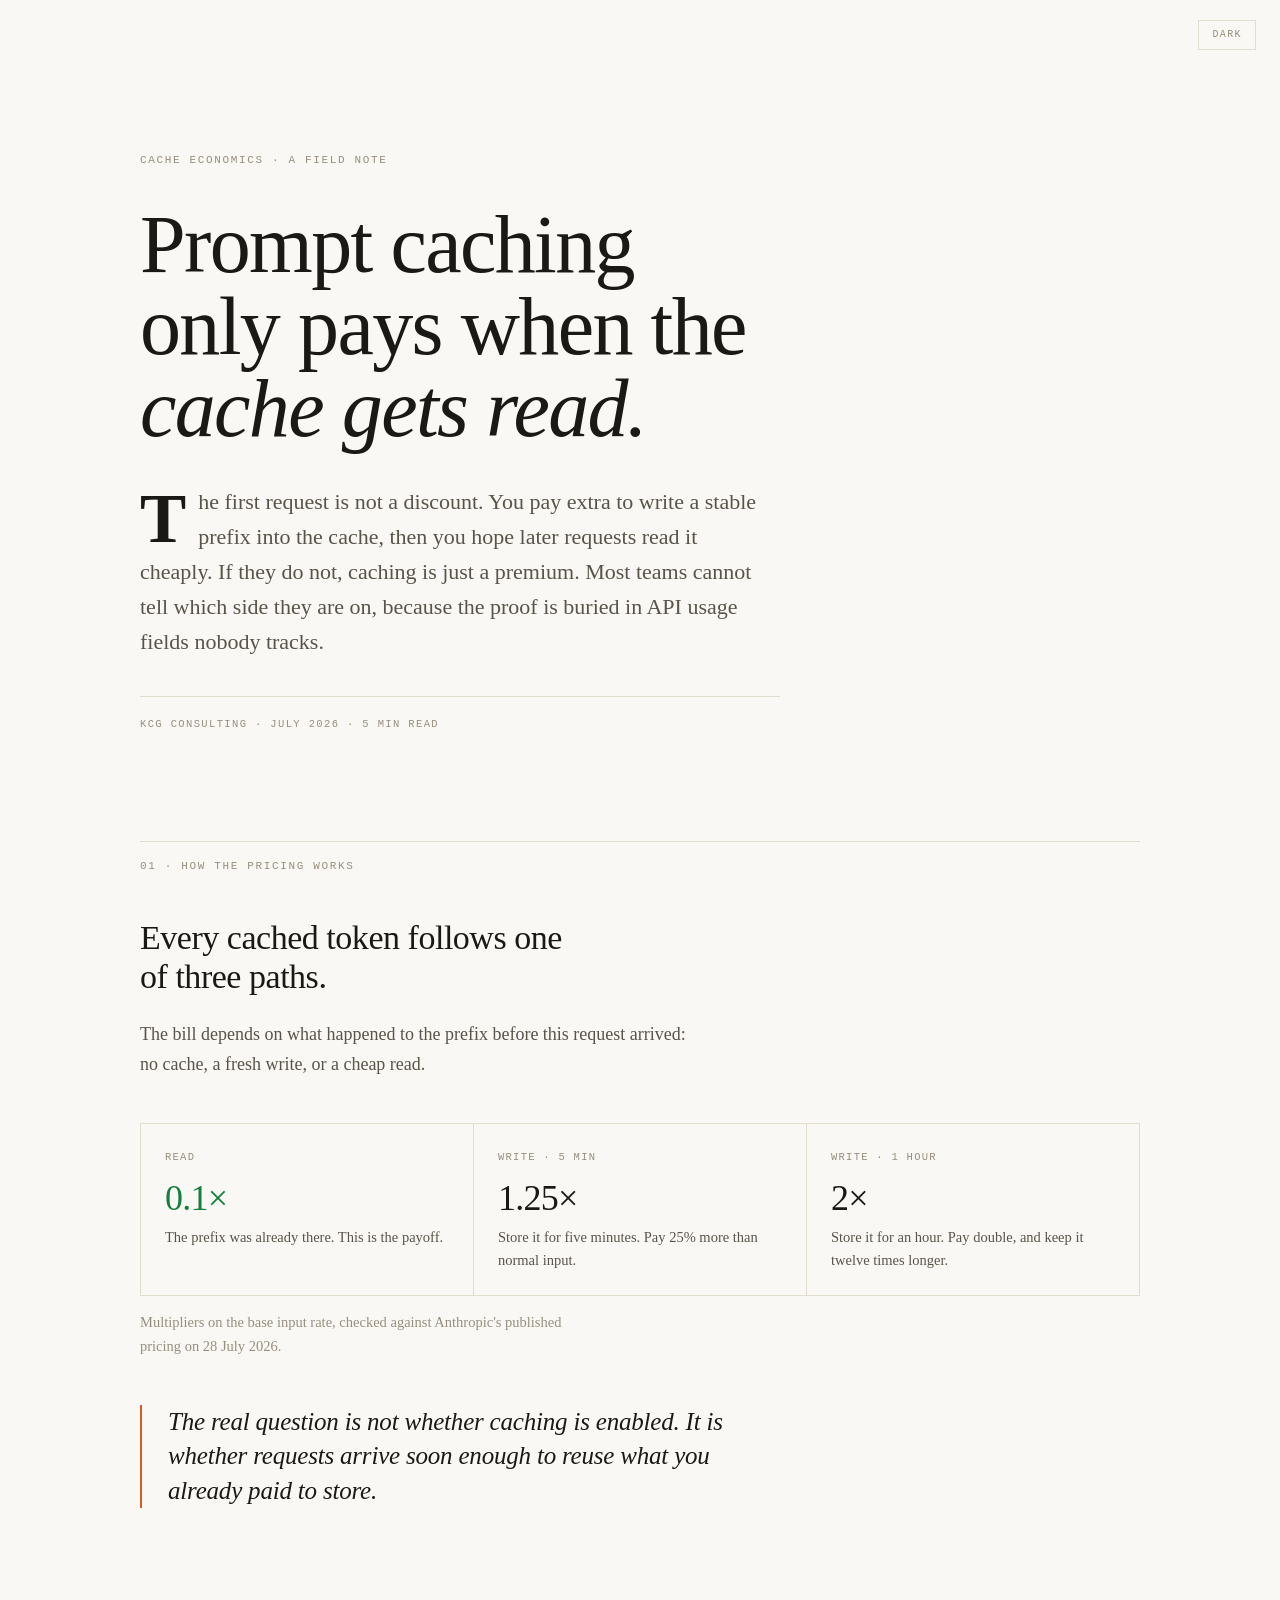
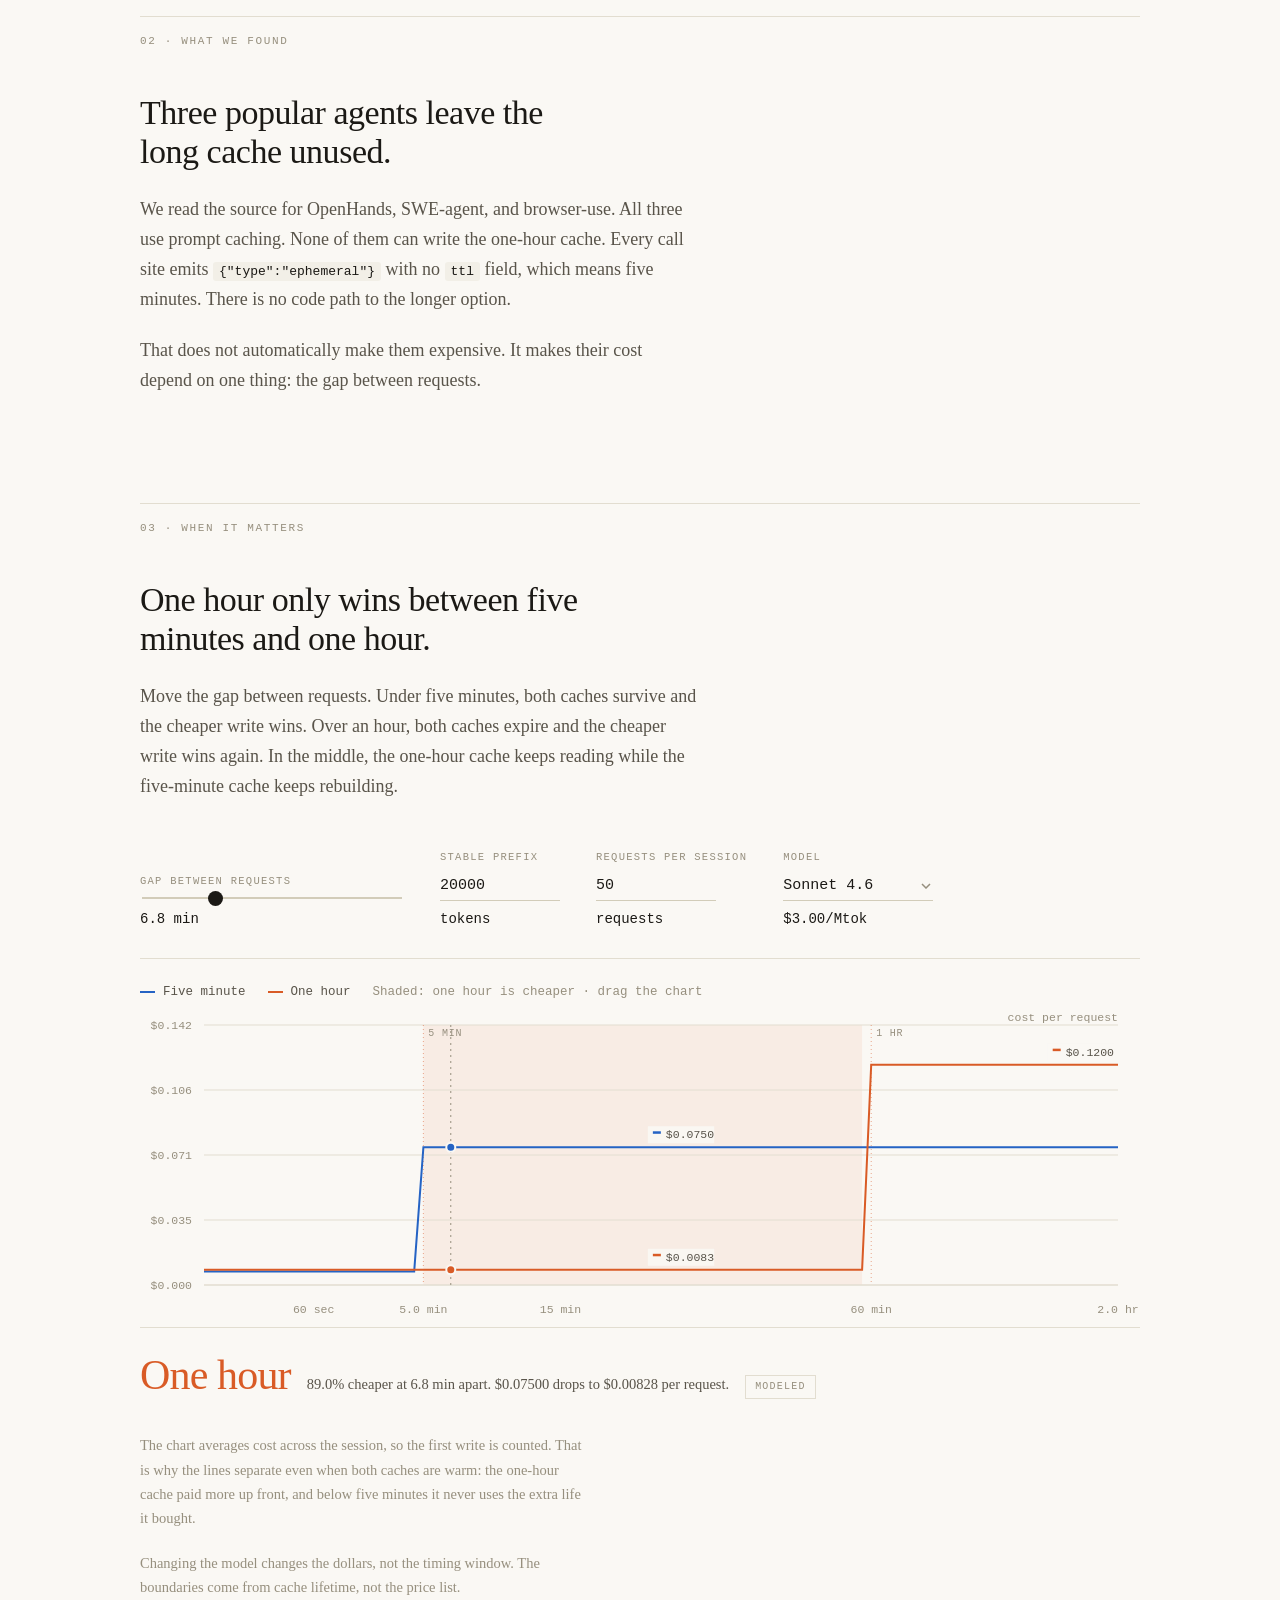
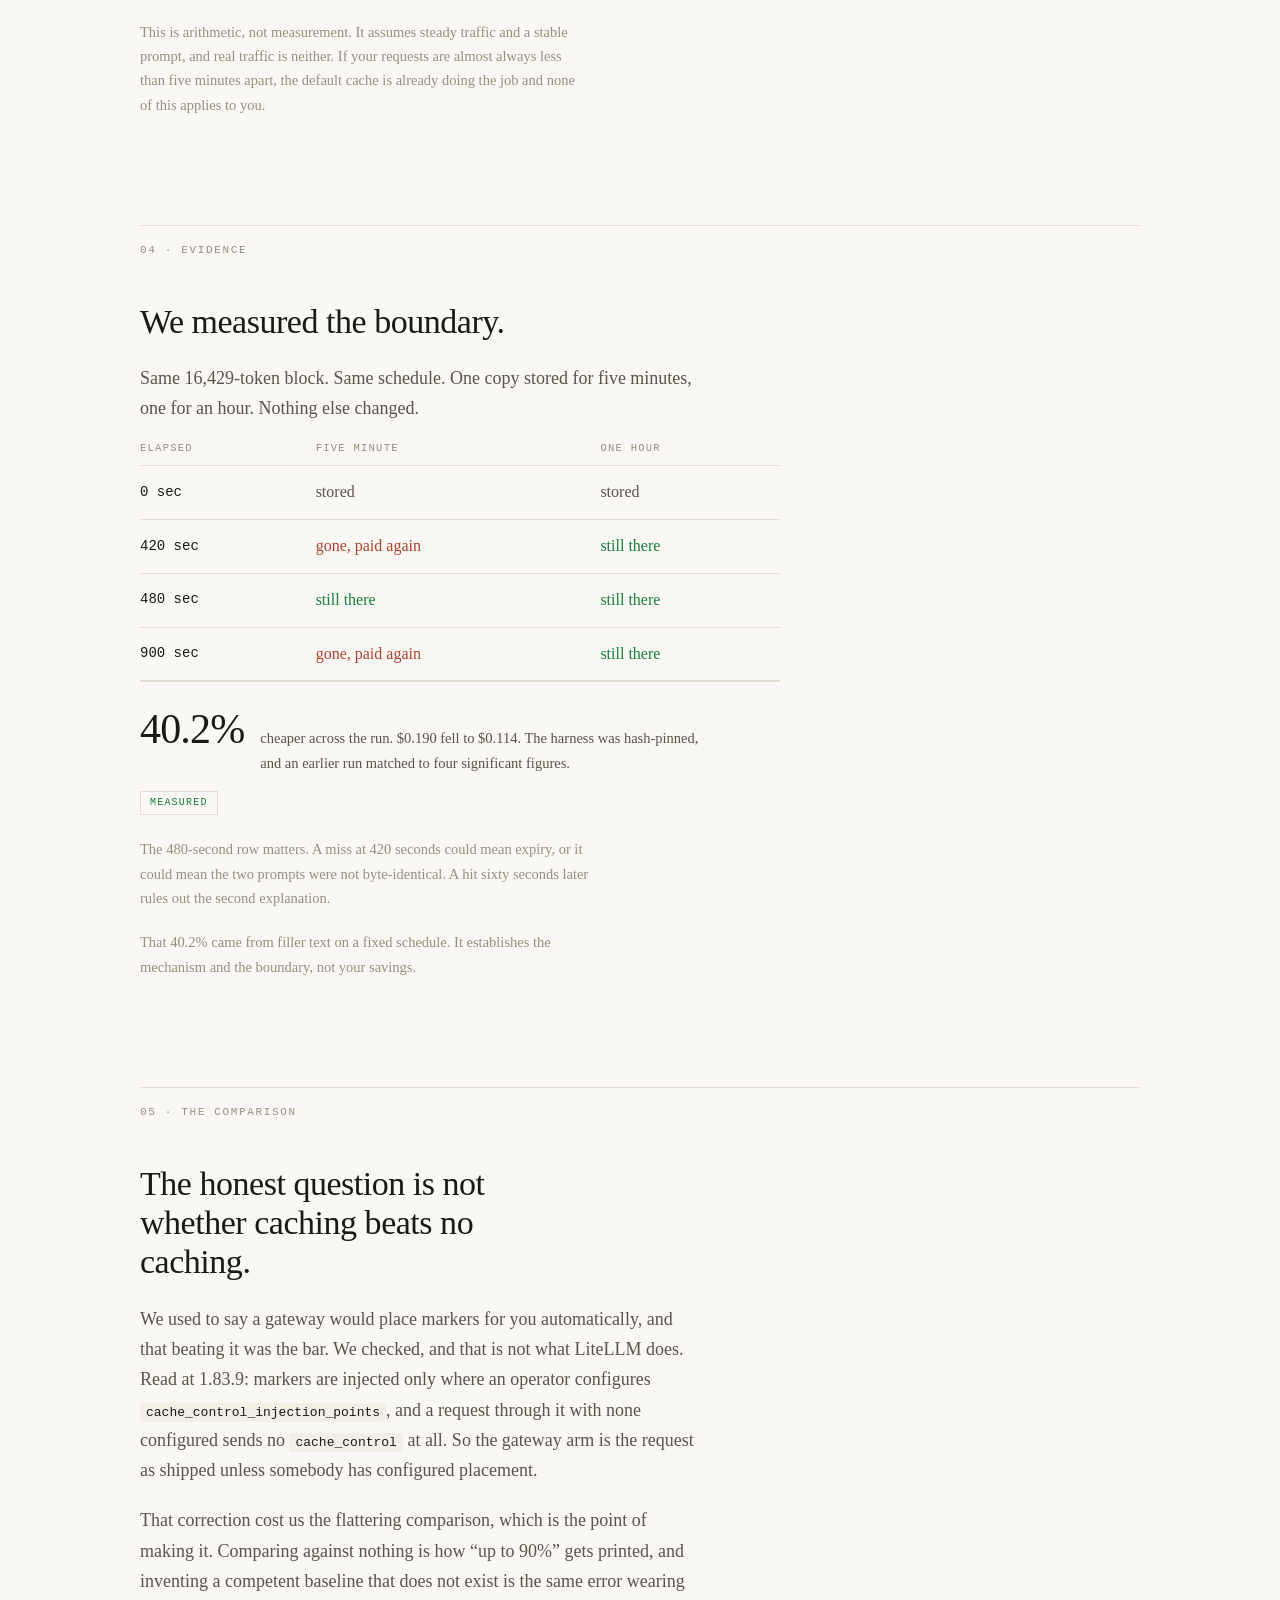
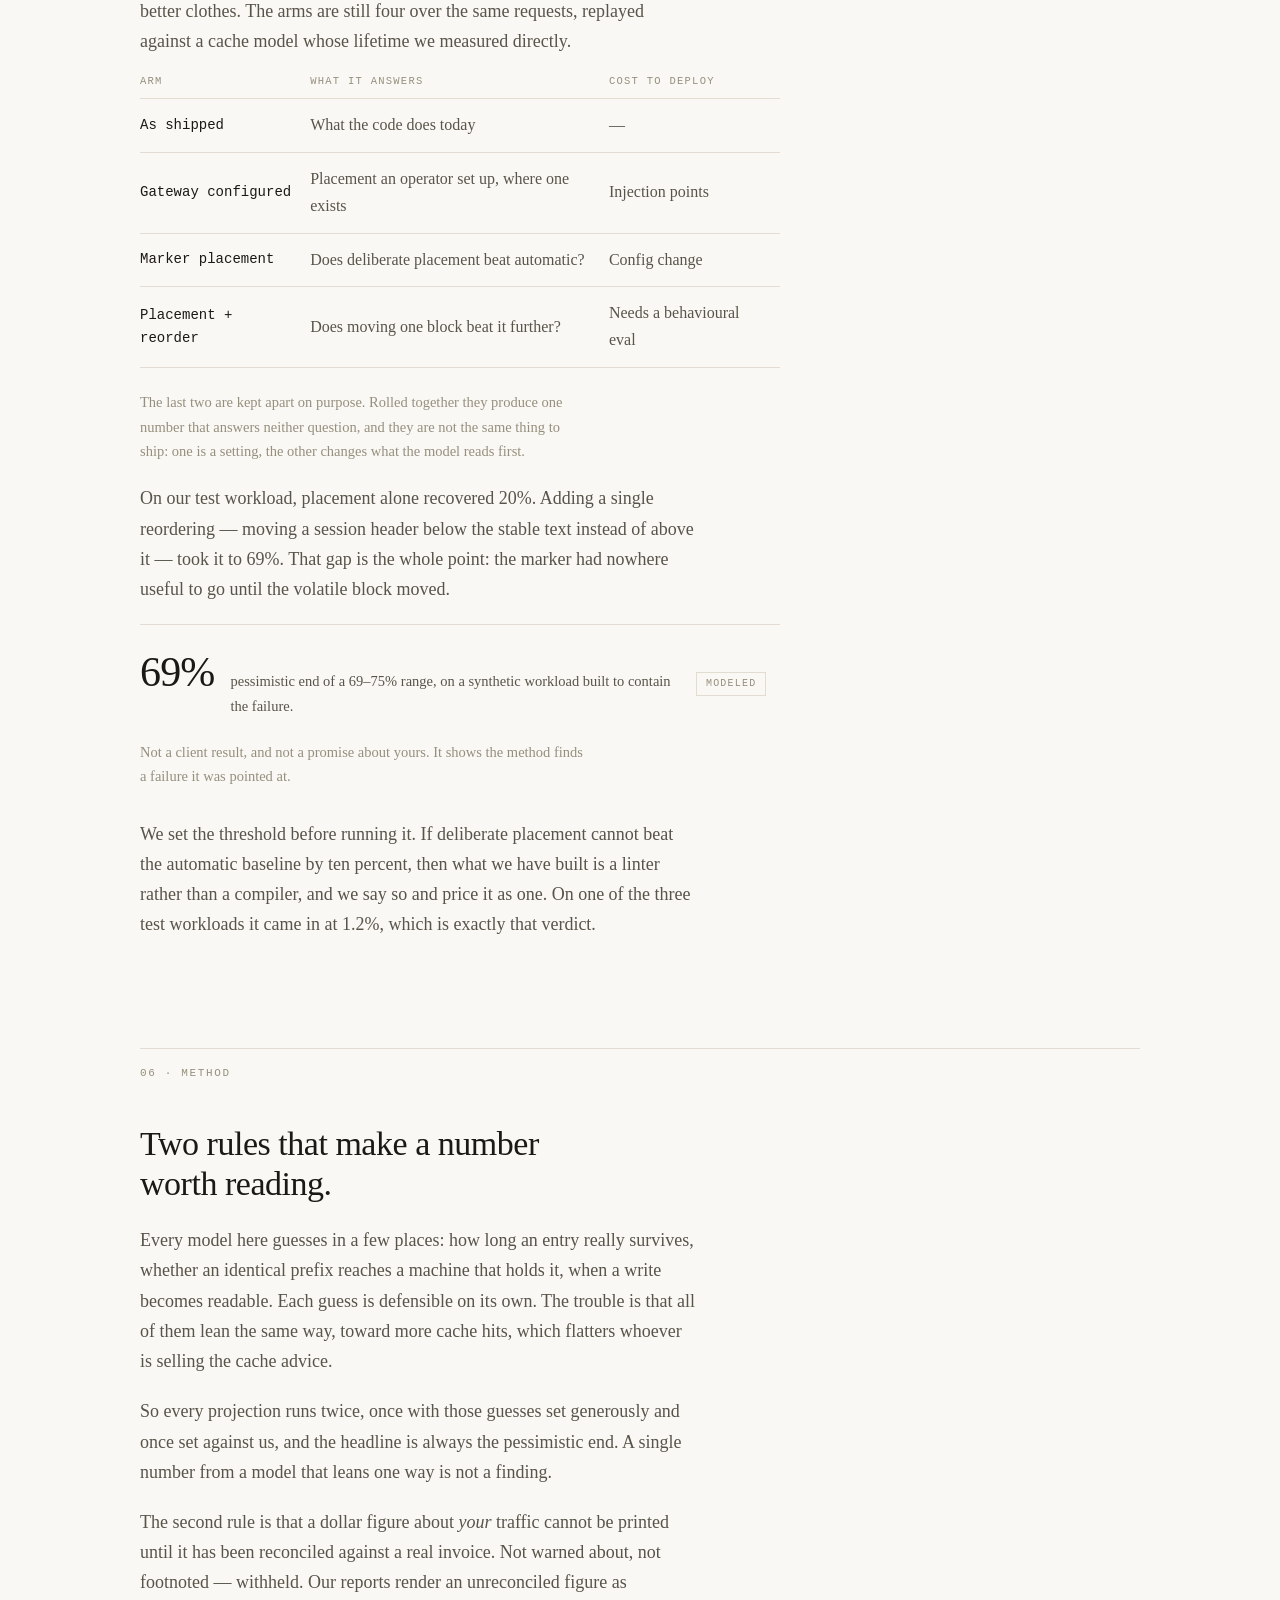
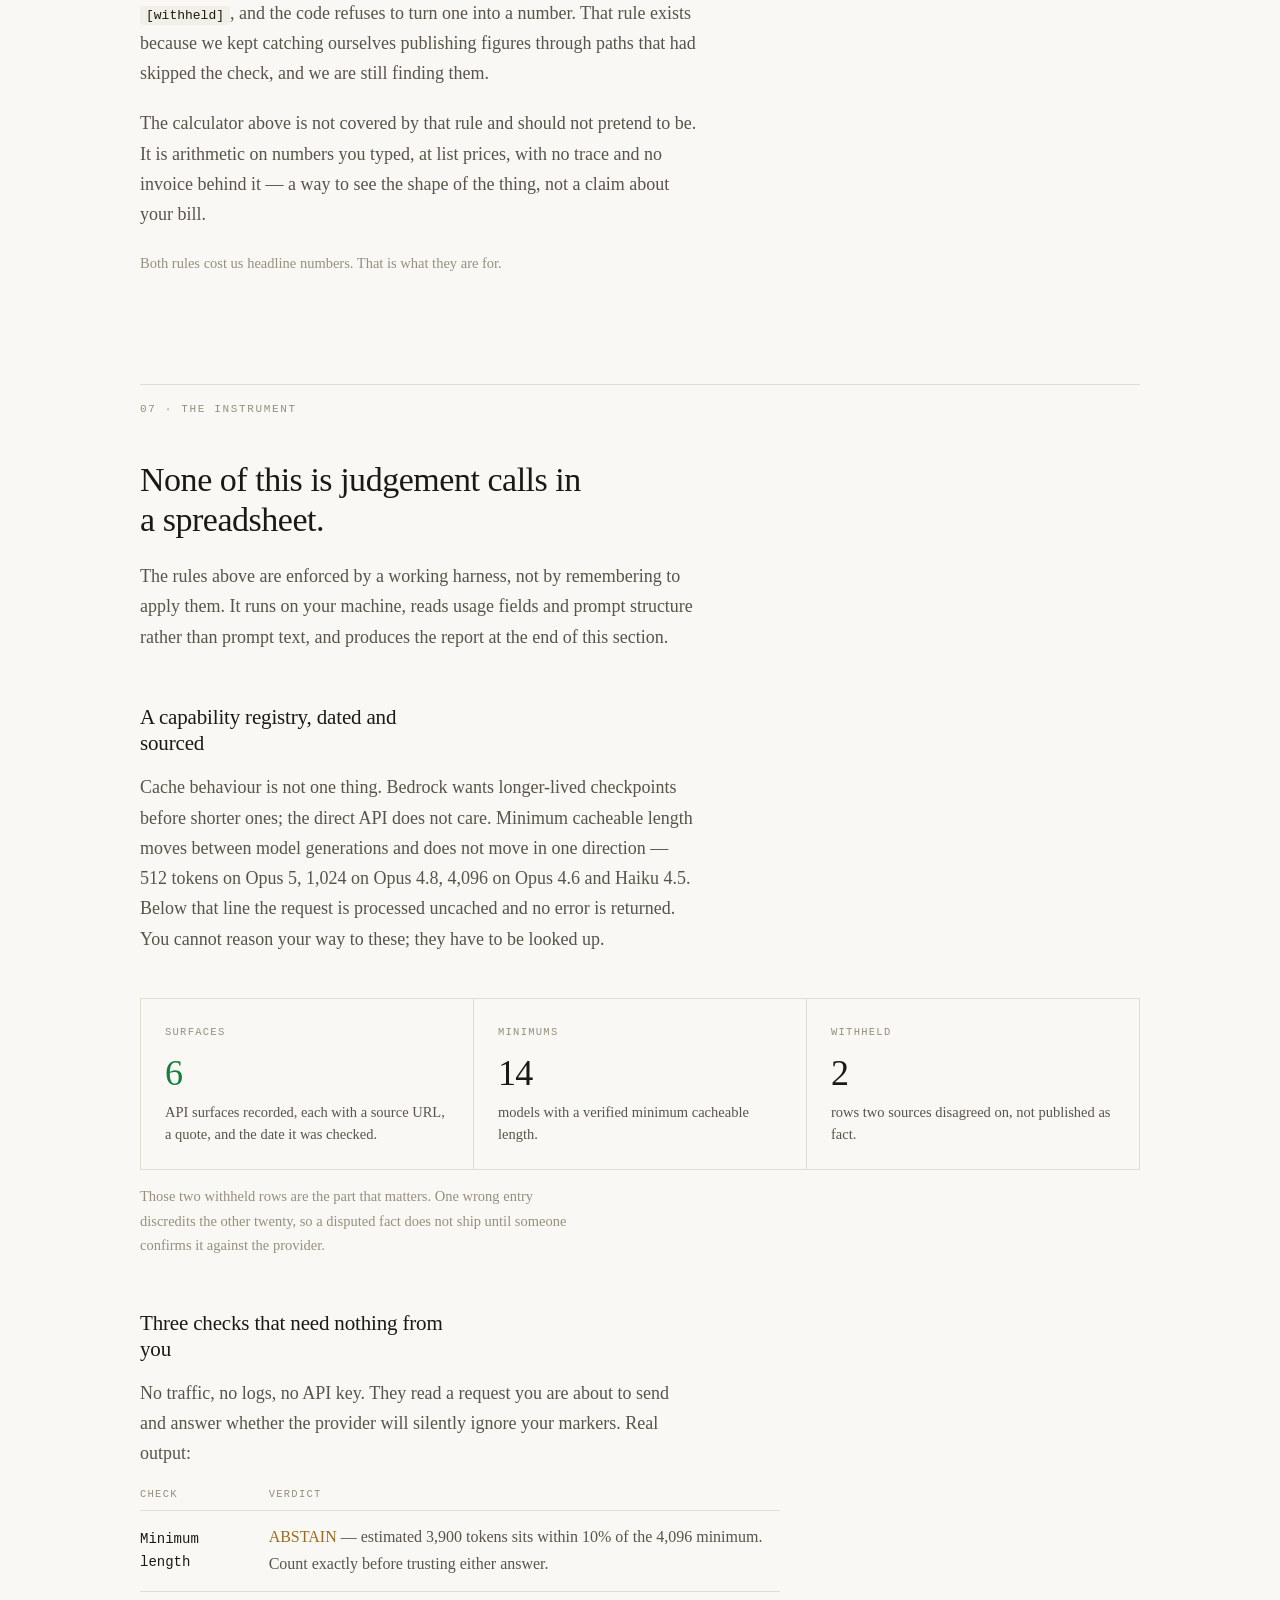
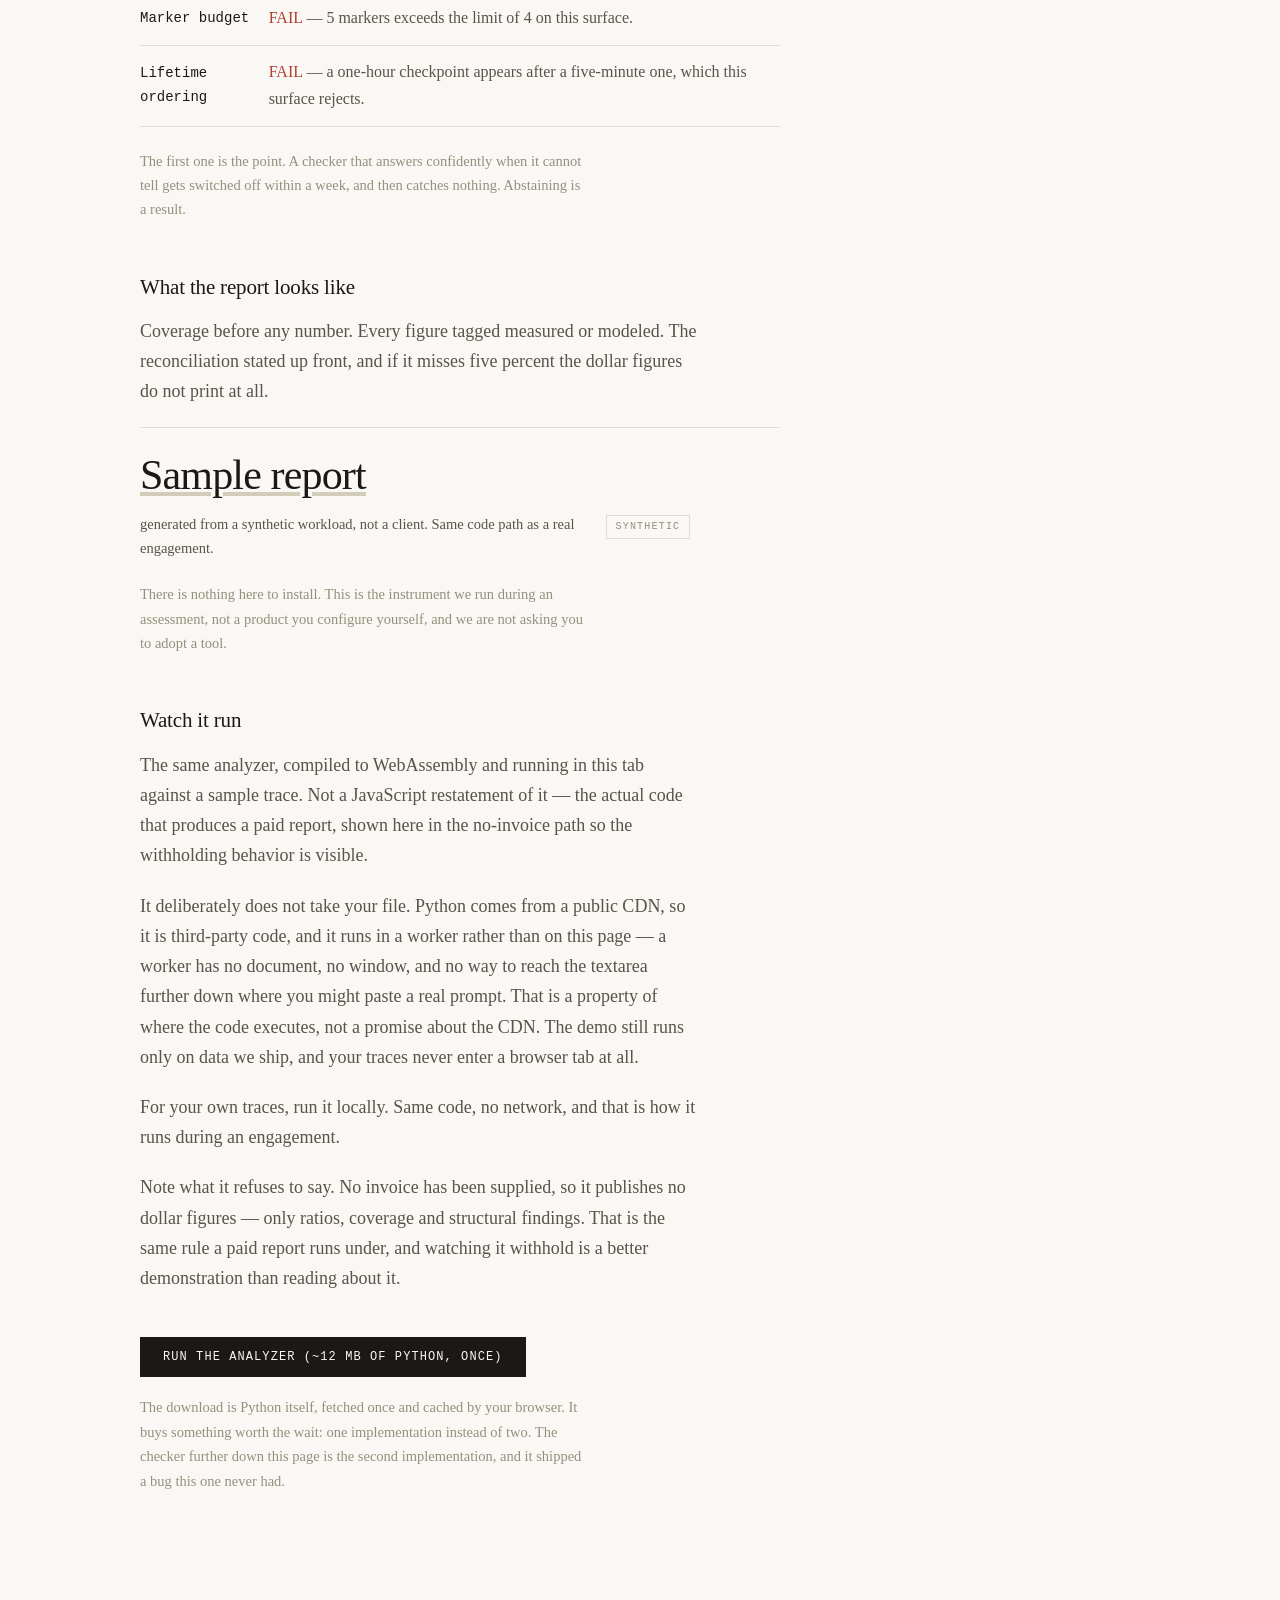
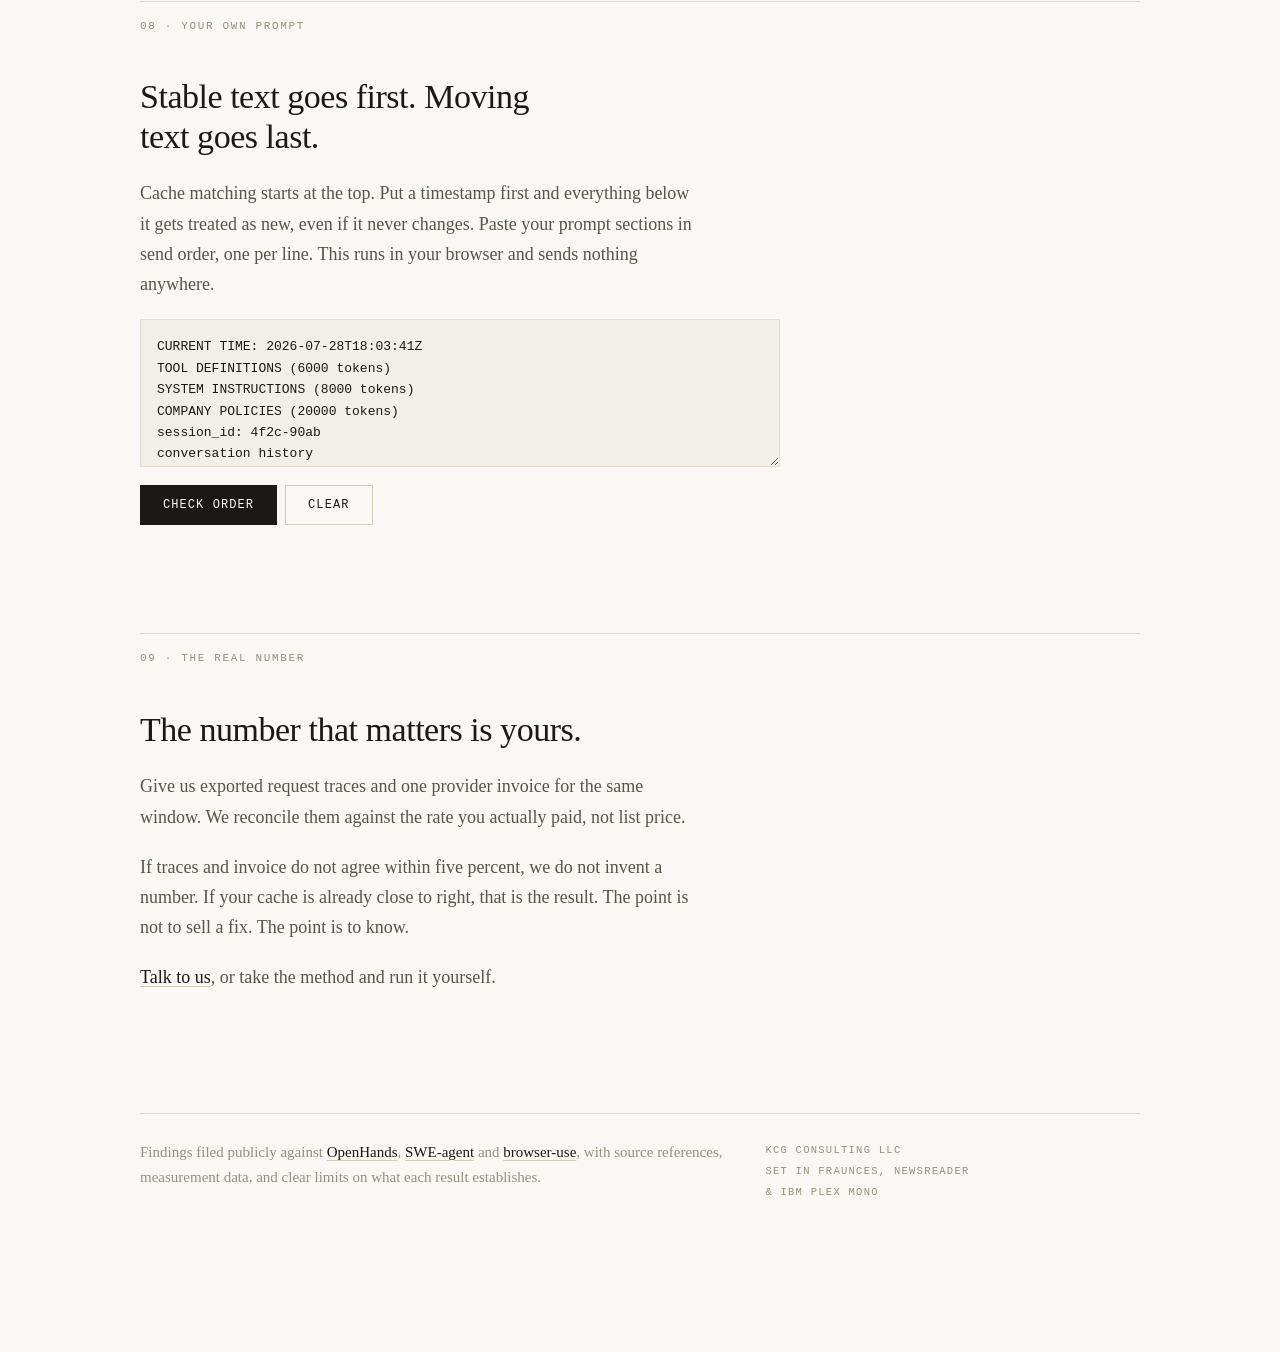
<file: web/index.html>
<!doctype html>
<html lang="en">
<head>
<meta charset="utf-8">
<title>Cache Economics — when prompt caching actually pays</title>
<meta http-equiv="Content-Security-Policy" content="default-src 'self'; script-src 'self' 'unsafe-inline'; worker-src 'self'; style-src 'self' 'unsafe-inline' https://fonts.googleapis.com; font-src https://fonts.gstatic.com; connect-src 'self'; img-src 'self' data:; base-uri 'none'; form-action 'none'; object-src 'none'">
<meta name="viewport" content="width=device-width, initial-scale=1">
<meta name="description" content="Prompt caching only pays when the cache gets read. An interactive model of cache pricing — when the five-minute write wins, when the one-hour write wins — plus measured evidence from three popular agents.">
<meta property="og:title" content="Cache Economics — when prompt caching actually pays">
<meta property="og:description" content="The first request is not a discount. Model the crossover between the five-minute and one-hour cache, and see the measured boundary.">
<meta property="og:type" content="article">
<link rel="icon" href="data:image/svg+xml,%3Csvg xmlns='http://www.w3.org/2000/svg' viewBox='0 0 32 32'%3E%3Crect width='32' height='32' rx='6' fill='%231b1915'/%3E%3Cpath d='M5 21 L13 21 L13 12 L27 12' stroke='%23d95b26' stroke-width='3' fill='none'/%3E%3Cpath d='M5 26 L19 26 L19 17 L27 17' stroke='%232563c4' stroke-width='3' fill='none'/%3E%3C/svg%3E">
<script>
  try { const t = localStorage.getItem('ce-theme');
    if (t) document.documentElement.dataset.theme = t; } catch (e) {}
</script>
<link rel="preconnect" href="https://fonts.googleapis.com">
<link rel="preconnect" href="https://fonts.gstatic.com" crossorigin>
<link href="https://fonts.googleapis.com/css2?family=Fraunces:ital,opsz,wght@0,9..144,300..650;1,9..144,300..650&family=Newsreader:ital,opsz,wght@0,6..72,400..600;1,6..72,400..600&family=IBM+Plex+Mono:ital,wght@0,400;0,500;1,400&display=swap" rel="stylesheet">
<style>
  :root {
    color-scheme: light;
    --bg: #faf8f4; --fill: #f2efe7; --rule: #e2ddd0; --rule-2: #d2ccb9;
    --ink: #1b1915; --ink-2: #59544a; --ink-3: #968f7e;
    --s5m: #2563c4; --s1h: #d95b26; --band: rgba(217,91,38,0.07);
    --ok: #157f3d; --warn: #9a6b1f; --crit: #b3402f;
    --halo: rgba(27,25,21,0.09); --edge: rgba(217,91,38,0.5);
    --sel: rgba(217,91,38,0.24);
    --serif: 'Fraunces', 'Iowan Old Style', 'Palatino Linotype', Georgia, serif;
    --text: 'Newsreader', Georgia, 'Times New Roman', serif;
    --mono: 'IBM Plex Mono', ui-monospace, SFMono-Regular, Menlo, monospace;
  }
  @media (prefers-color-scheme: dark) {
    :root:where(:not([data-theme="light"])) {
      color-scheme: dark;
      --bg: #131110; --fill: #1c1916; --rule: #2a2620; --rule-2: #3a342b;
      --ink: #efece3; --ink-2: #b3ac9c; --ink-3: #7c7566;
      --s5m: #6aa3ef; --s1h: #e0703a; --band: rgba(224,112,58,0.10);
      --ok: #3da35f; --warn: #d0a045; --crit: #e0705f;
      --halo: rgba(239,236,227,0.12); --edge: rgba(224,112,58,0.55);
      --sel: rgba(224,112,58,0.35);
    }
  }
  :root[data-theme="dark"] {
    color-scheme: dark;
    --bg: #131110; --fill: #1c1916; --rule: #2a2620; --rule-2: #3a342b;
    --ink: #efece3; --ink-2: #b3ac9c; --ink-3: #7c7566;
    --s5m: #6aa3ef; --s1h: #e0703a; --band: rgba(224,112,58,0.10);
    --ok: #3da35f; --warn: #d0a045; --crit: #e0705f;
    --halo: rgba(239,236,227,0.12); --edge: rgba(224,112,58,0.55);
    --sel: rgba(224,112,58,0.35);
  }

  * { box-sizing: border-box; }
  html { -webkit-font-smoothing: antialiased; }
  @media (prefers-reduced-motion: no-preference) { html { scroll-behavior: smooth; } }
  html.theming, html.theming *, html.theming *::before, html.theming *::after {
    transition: background-color .25s ease, color .25s ease,
      border-color .25s ease, fill .25s ease, stroke .25s ease !important; }
  body { margin: 0; background: var(--bg); color: var(--ink);
    font: 400 18px/1.68 var(--text); }
  ::selection { background: var(--sel); color: var(--ink); }
  :where(a, button, input, select, textarea):focus-visible {
    outline: 2px solid var(--s5m); outline-offset: 2px; border-radius: 2px; }
  .page { max-width: 1080px; margin: 0 auto; padding: 0 40px 150px; }
  .col { max-width: 640px; }

  /* wayfinding */
  #prog { position: fixed; top: 0; left: 0; z-index: 30; height: 2px; width: 100%;
    background: var(--s1h); transform: scaleX(0); transform-origin: 0 50%; }
  .rail { display: none; position: fixed; left: 30px; top: 50%; transform: translateY(-50%);
    z-index: 15; flex-direction: column; gap: 13px; }
  .rail .rt { font: 500 9.5px/1.5 var(--mono); letter-spacing: .16em;
    text-transform: uppercase; color: var(--ink-3); margin-bottom: 10px; }
  .rail a { display: flex; align-items: center; gap: 9px; text-decoration: none;
    font: 500 10px/1 var(--mono); letter-spacing: .1em; text-transform: uppercase;
    color: var(--ink-3); transition: color .15s; }
  .rail a i { display: block; width: 12px; height: 1px; background: var(--rule-2);
    transition: width .2s, background .2s; }
  .rail a:hover { color: var(--ink); }
  .rail a.on { color: var(--ink); }
  .rail a.on i { width: 22px; background: var(--s1h); }
  @media (min-width: 1300px) { .rail { display: flex; } }

  /* reveal on scroll (JS adds the attribute; never under reduced motion) */
  [data-reveal] { opacity: 0; transform: translateY(14px);
    transition: opacity .55s ease, transform .55s ease; }
  [data-reveal].in { opacity: 1; transform: none; }

  .sec { border-top: 1px solid var(--rule); margin-top: 108px; padding-top: 16px;
    scroll-margin-top: 44px; }
  .lab, .kicker { font: 500 11px/1.6 var(--mono); letter-spacing: .15em;
    text-transform: uppercase; color: var(--ink-3); }
  .lab { margin-bottom: 42px; }

  h1 { font-family: var(--serif); font-optical-sizing: auto;
    font-size: clamp(44px, 6.9vw, 82px); line-height: 1.0; letter-spacing: -0.02em;
    font-weight: 480; margin: 0 0 34px; max-width: 15.5ch; }
  h1 em { font-style: italic; font-weight: 420; }
  h2 { font-family: var(--serif); font-optical-sizing: auto;
    font-size: clamp(27px, 3.2vw, 34px); line-height: 1.16; letter-spacing: -0.014em;
    font-weight: 480; margin: 0 0 22px; max-width: 26ch; }
  h3 { font-family: var(--serif); font-optical-sizing: auto; font-size: 21px;
    line-height: 1.25; letter-spacing: -0.008em; font-weight: 500;
    margin: 52px 0 16px; color: var(--ink); max-width: 30ch; }
  p { margin: 0 0 20px; color: var(--ink-2); }
  .col p { max-width: 62ch; }
  .lead { font-size: 22px; line-height: 1.6; max-width: 620px; }
  .lead::first-letter { font-family: var(--serif); font-weight: 560; font-style: normal;
    font-size: 3.15em; line-height: .8; float: left; padding: 7px 12px 0 0; color: var(--ink); }
  strong { color: var(--ink); font-weight: 600; }
  a { color: var(--ink); text-decoration-color: var(--rule-2); text-underline-offset: 3px;
    transition: text-decoration-color .15s; }
  a:hover { text-decoration-color: currentColor; }
  code { font: 13px/1.5 var(--mono); color: var(--ink); background: var(--fill);
    border-radius: 3px; padding: 2px 6px; }

  .pull { font-family: var(--serif); font-style: italic; font-weight: 420;
    font-size: 25px; line-height: 1.38; letter-spacing: -0.008em;
    color: var(--ink); max-width: 25ch; margin: 46px 0 8px;
    padding-left: 26px; border-left: 2px solid var(--s1h); }

  header { padding: 152px 0 0; position: relative; }
  header .kicker { margin-bottom: 34px; }
  .dateline { font: 500 10.5px/1.8 var(--mono); letter-spacing: .13em;
    text-transform: uppercase; color: var(--ink-3); margin-top: 36px;
    padding-top: 18px; border-top: 1px solid var(--rule); max-width: 640px; }

  #themeToggle { position: fixed; top: 20px; right: 24px; z-index: 25;
    font: 500 10px/1 var(--mono); letter-spacing: .14em; text-transform: uppercase;
    cursor: pointer; color: var(--ink-3); background: var(--bg);
    border: 1px solid var(--rule); padding: 9px 13px; margin: 0;
    transition: color .15s, border-color .15s; }
  #themeToggle:hover { color: var(--ink); border-color: var(--ink-3); }

  .prices { display: grid; grid-template-columns: repeat(3, 1fr); gap: 1px;
    background: var(--rule); border: 1px solid var(--rule); margin: 44px 0 14px; }
  .price { background: var(--bg); padding: 26px 24px 24px; transition: background .15s; }
  .price:hover { background: var(--fill); }
  .price .k { font: 500 10.5px/1.5 var(--mono); letter-spacing: .12em;
    text-transform: uppercase; color: var(--ink-3); margin-bottom: 14px; }
  .price .n { font-family: var(--serif); font-size: 36px; font-weight: 500;
    letter-spacing: -0.02em; display: block; line-height: 1; }
  .price:first-child .n { color: var(--ok); }
  .price .d { font-size: 14.5px; color: var(--ink-2); margin-top: 10px; line-height: 1.55; }

  .ctls { display: flex; flex-wrap: wrap; gap: 30px 36px; align-items: flex-end;
    padding-bottom: 28px; border-bottom: 1px solid var(--rule); margin-top: 50px; }
  .ctl { display: flex; flex-direction: column; gap: 9px; }
  .ctl > span:first-child { font: 500 10.5px/1 var(--mono); letter-spacing: .12em;
    text-transform: uppercase; color: var(--ink-3); }
  .val { font: 400 14px/1.4 var(--mono); color: var(--ink); }
  input[type=range] { -webkit-appearance: none; appearance: none; width: 260px;
    max-width: 100%; height: 2px; background: var(--rule-2); outline: none; cursor: pointer; }
  input[type=range]::-webkit-slider-thumb { -webkit-appearance: none; width: 15px; height: 15px;
    border-radius: 50%; background: var(--ink); cursor: pointer; border: none;
    transition: box-shadow .15s; }
  input[type=range]::-moz-range-thumb { width: 15px; height: 15px; border-radius: 50%;
    background: var(--ink); cursor: pointer; border: none; transition: box-shadow .15s; }
  input[type=range]:hover::-webkit-slider-thumb,
  input[type=range]:focus-visible::-webkit-slider-thumb { box-shadow: 0 0 0 7px var(--halo); }
  input[type=range]:hover::-moz-range-thumb,
  input[type=range]:focus-visible::-moz-range-thumb { box-shadow: 0 0 0 7px var(--halo); }
  input[type=range]:focus-visible { outline: none; }
  input[type=number], select { font: 400 15px/1.4 var(--mono); color: var(--ink);
    background: transparent; border: 0; border-bottom: 1px solid var(--rule-2);
    padding: 4px 0; width: 120px; transition: border-color .15s; }
  input[type=number]:hover, select:hover { border-bottom-color: var(--ink-3); }
  select { width: 150px; -webkit-appearance: none; appearance: none; border-radius: 0;
    padding-right: 18px; cursor: pointer;
    background-image: url("data:image/svg+xml,%3Csvg xmlns='http://www.w3.org/2000/svg' width='10' height='6' viewBox='0 0 10 6'%3E%3Cpath d='M1 1l4 4 4-4' stroke='%23968f7e' stroke-width='1.5' fill='none'/%3E%3C/svg%3E");
    background-repeat: no-repeat; background-position: right 2px center; }

  .legend { display: flex; flex-wrap: wrap; row-gap: 8px; gap: 8px 22px;
    font: 400 12.5px/1.5 var(--mono); color: var(--ink-2); margin: 24px 0 6px; }
  .key { display: inline-flex; align-items: center; gap: 8px; white-space: nowrap; }
  .sw { width: 15px; height: 2.5px; }

  #chart { cursor: ew-resize; user-select: none; -webkit-user-select: none;
    touch-action: none; display: block; }

  .out { display: flex; align-items: baseline; gap: 16px; flex-wrap: wrap;
    padding-top: 26px; border-top: 1px solid var(--rule); }
  .out .big { font-family: var(--serif); font-size: 42px; font-weight: 500;
    letter-spacing: -0.02em; line-height: 1; transition: color .2s; }
  #winner.w1 { color: var(--s1h); }
  #winner.w5 { color: var(--s5m); }
  .tag { font: 500 10px/1 var(--mono); letter-spacing: .12em; text-transform: uppercase;
    padding: 6px 9px; border: 1px solid var(--rule); color: var(--ink-3); }
  .tag.m { color: var(--ok); }

  table { border-collapse: collapse; width: 100%; max-width: 640px; font-size: 16px; }
  th { text-align: left; padding: 0 16px 11px 0; font: 500 10.5px/1 var(--mono);
    letter-spacing: .12em; text-transform: uppercase; color: var(--ink-3);
    border-bottom: 1px solid var(--rule); }
  td { padding: 13px 16px 13px 0; border-bottom: 1px solid var(--rule); color: var(--ink-2); }
  td:first-child { color: var(--ink); font-family: var(--mono); font-size: 14px; }
  tbody tr { transition: background .12s; }
  tbody tr:hover { background: var(--fill); }
  .hit { color: var(--ok); }
  .miss { color: var(--crit); }
  .runner { display: flex; gap: 12px; align-items: center; flex-wrap: wrap; margin: 26px 0 0; }
  .out-pre { margin-top: 22px; padding: 20px; background: var(--fill); border: 1px solid var(--rule);
    font: 400 12.5px/1.65 var(--mono); color: var(--ink); white-space: pre-wrap;
    overflow-x: auto; max-height: 520px; }
  /* Abstain is not a failure. Colouring it like one contradicts the point
     that a checker which cannot tell should say so. */
  .abst { color: var(--warn); }

  textarea { width: 100%; max-width: 640px; min-height: 148px; display: block;
    font: 13px/1.65 var(--mono); padding: 16px; color: var(--ink);
    background: var(--fill); border: 1px solid var(--rule); resize: vertical;
    transition: border-color .15s; }
  textarea:hover { border-color: var(--ink-3); }
  button { font: 500 12px/1 var(--mono); letter-spacing: .09em; text-transform: uppercase;
    padding: 13px 22px; cursor: pointer; margin: 18px 8px 0 0;
    color: var(--bg); background: var(--ink); border: 1px solid var(--ink);
    transition: opacity .15s, background .15s, color .15s, border-color .15s; }
  button:hover { opacity: .82; }
  button:active { opacity: .7; }
  button.g { color: var(--ink); background: transparent; border-color: var(--rule-2); }
  button.g:hover { opacity: 1; border-color: var(--ink-3); background: var(--fill); }

  .find { display: flex; gap: 15px; padding: 17px 0; border-bottom: 1px solid var(--rule);
    font-size: 15.5px; max-width: 640px; }
  .find b { display: block; color: var(--ink); font-weight: 600; margin-bottom: 4px; }
  .find span.t { color: var(--ink-2); font-size: 15px; line-height: 1.6; }
  .bar { width: 3px; flex: none; border-radius: 2px; }
  .note { font-size: 14.5px; color: var(--ink-3); max-width: 62ch; }
  ul { padding-left: 0; list-style: none; max-width: 62ch; }
  li { color: var(--ink-2); padding: 15px 0; border-bottom: 1px solid var(--rule); }

  footer { border-top: 1px solid var(--rule); margin-top: 120px; padding-top: 26px;
    font-size: 15px; color: var(--ink-3); display: grid; gap: 26px; }
  footer .colophon { font: 500 10.5px/2 var(--mono); letter-spacing: .12em;
    text-transform: uppercase; }
  @media (min-width: 760px) { footer { grid-template-columns: 1.6fr 1fr; } }

  @media (max-width: 720px) {
    .page { padding: 0 22px 100px; } header { padding-top: 96px; }
    .prices { grid-template-columns: 1fr; }
    .lead::first-letter { font-size: 2.8em; }
    .pull { font-size: 22px; }
  }
  @media (prefers-reduced-motion: reduce) {
    *, *::before, *::after { transition: none !important; }
    [data-reveal] { opacity: 1 !important; transform: none !important; }
  }
</style>
</head>
<body>

<div id="prog" aria-hidden="true"></div>
<button id="themeToggle" aria-label="Toggle color theme">Dark</button>

<nav class="rail" aria-label="Sections">
  <span class="rt">Cache<br>economics</span>
  <a href="#s1"><i></i>01 · Pricing</a>
  <a href="#s2"><i></i>02 · Findings</a>
  <a href="#s3"><i></i>03 · Model</a>
  <a href="#s4"><i></i>04 · Evidence</a>
  <a href="#s5"><i></i>05 · Comparison</a>
  <a href="#s6"><i></i>06 · Method</a>
  <a href="#s7"><i></i>07 · Instrument</a>
  <a href="#s8"><i></i>08 · Your prompt</a>
  <a href="#s9"><i></i>09 · Contact</a>
</nav>

<div class="page">

<header>
  <div class="kicker">Cache economics &middot; a field note</div>
  <h1>Prompt caching only pays when the <em>cache gets read.</em></h1>
  <p class="lead">The first request is not a discount. You pay extra to write a stable prefix into the cache, then you hope later requests read it cheaply. If they do not, caching is just a premium. Most teams cannot tell which side they are on, because the proof is buried in API usage fields nobody tracks.</p>
  <div class="dateline">KCG Consulting &middot; July 2026 &middot; 5 min read</div>
</header>

<section class="sec" id="s1">
  <div class="lab">01 &middot; How the pricing works</div>
  <h2>Every cached token follows one of three paths.</h2>
  <div class="col"><p>The bill depends on what happened to the prefix before this request arrived: no cache, a fresh write, or a cheap read.</p></div>
  <div class="prices">
    <div class="price"><div class="k">Read</div><span class="n">0.1&times;</span>
      <div class="d">The prefix was already there. This is the payoff.</div></div>
    <div class="price"><div class="k">Write &middot; 5 min</div><span class="n">1.25&times;</span>
      <div class="d">Store it for five minutes. Pay 25% more than normal input.</div></div>
    <div class="price"><div class="k">Write &middot; 1 hour</div><span class="n">2&times;</span>
      <div class="d">Store it for an hour. Pay double, and keep it twelve times longer.</div></div>
  </div>
  <div class="col">
    <p class="note">Multipliers on the base input rate, checked against Anthropic's published pricing on 28 July 2026.</p>
    <p class="pull">The real question is not whether caching is enabled. It is whether requests arrive soon enough to reuse what you already paid to store.</p>
  </div>
</section>

<section class="sec" id="s2">
  <div class="lab">02 &middot; What we found</div>
  <h2>Three popular agents leave the long cache unused.</h2>
  <div class="col">
    <p>We read the source for OpenHands, SWE-agent, and browser-use. All three use prompt caching. None of them can write the one-hour cache. Every call site emits <code>{"type":"ephemeral"}</code> with no <code>ttl</code> field, which means five minutes. There is no code path to the longer option.</p>
    <p>That does not automatically make them expensive. It makes their cost depend on one thing: the gap between requests.</p>
  </div>
</section>

<section class="sec" id="s3">
  <div class="lab">03 &middot; When it matters</div>
  <h2>One hour only wins between five minutes and one hour.</h2>
  <div class="col"><p>Move the gap between requests. Under five minutes, both caches survive and the cheaper write wins. Over an hour, both caches expire and the cheaper write wins again. In the middle, the one-hour cache keeps reading while the five-minute cache keeps rebuilding.</p></div>

  <div class="ctls">
    <label class="ctl"><span>Gap between requests</span>
      <input type="range" id="gap" min="0" max="100" value="27" step="1">
      <span class="val" id="gapLabel">6.8 min</span></label>
    <label class="ctl"><span>Stable prefix</span>
      <input type="number" id="prefix" value="20000" min="512" max="500000" step="1000">
      <span class="val">tokens</span></label>
    <label class="ctl"><span>Requests per session</span>
      <input type="number" id="nreq" value="50" min="2" max="100000" step="10">
      <span class="val">requests</span></label>
    <label class="ctl"><span>Model</span>
      <select id="model">
        <option value="claude-sonnet-4-6">Sonnet 4.6</option>
        <option value="claude-sonnet-5">Sonnet 5</option>
        <option value="claude-opus-4-8">Opus 4.8</option>
        <option value="claude-haiku-4-5">Haiku 4.5</option>
      </select>
      <span class="val" id="rateLabel"></span></label>
  </div>

  <div class="legend">
    <span class="key"><span class="sw" style="background:var(--s5m)"></span>Five minute</span>
    <span class="key"><span class="sw" style="background:var(--s1h)"></span>One hour</span>
    <span class="key" style="color:var(--ink-3)">Shaded: one hour is cheaper &middot; drag the chart</span>
  </div>
  <svg id="chart" viewBox="0 0 1000 320" width="100%" role="img"
    aria-label="Cost per request against the gap between requests, comparing five-minute and one-hour cache lifetimes"></svg>

  <div class="out">
    <span class="big" id="winner">&mdash;</span>
    <span id="detail" class="note" style="color:var(--ink-2)"></span>
    <span class="tag">Modeled</span>
  </div>
  <p class="note" id="guard" style="margin-top:16px"></p>
  <p class="note" style="margin-top:34px">The chart averages cost across the session, so the first write is counted. That is why the lines separate even when both caches are warm: the one-hour cache paid more up front, and below five minutes it never uses the extra life it bought.</p>
  <p class="note">Changing the model changes the dollars, not the timing window. The boundaries come from cache lifetime, not the price list.</p>
  <p class="note">This is arithmetic, not measurement. It assumes steady traffic and a stable prompt, and real traffic is neither. If your requests are almost always less than five minutes apart, the default cache is already doing the job and none of this applies to you.</p>
</section>

<section class="sec" id="s4">
  <div class="lab">04 &middot; Evidence</div>
  <h2>We measured the boundary.</h2>
  <div class="col"><p>Same 16,429-token block. Same schedule. One copy stored for five minutes, one for an hour. Nothing else changed.</p></div>

  <table>
    <thead><tr><th>Elapsed</th><th>Five minute</th><th>One hour</th></tr></thead>
    <tbody>
      <tr><td>0 sec</td><td>stored</td><td>stored</td></tr>
      <tr><td>420 sec</td><td><span class="miss">gone, paid again</span></td><td><span class="hit">still there</span></td></tr>
      <tr><td>480 sec</td><td><span class="hit">still there</span></td><td><span class="hit">still there</span></td></tr>
      <tr><td>900 sec</td><td><span class="miss">gone, paid again</span></td><td><span class="hit">still there</span></td></tr>
    </tbody>
  </table>

  <div class="out" style="max-width:640px">
    <span class="big">40.2%</span>
    <span class="note" style="color:var(--ink-2)">cheaper across the run. $0.190 fell to $0.114. The harness was hash-pinned, and an earlier run matched to four significant figures.</span>
    <span class="tag m">Measured</span>
  </div>
  <p class="note" style="margin-top:22px">The 480-second row matters. A miss at 420 seconds could mean expiry, or it could mean the two prompts were not byte-identical. A hit sixty seconds later rules out the second explanation.</p>
  <p class="note">That 40.2% came from filler text on a fixed schedule. It establishes the mechanism and the boundary, not your savings.</p>
</section>

<section class="sec" id="s5">
  <div class="lab">05 &middot; The comparison</div>
  <h2>The honest question is not whether caching beats no caching.</h2>
  <div class="col"><p>We used to say a gateway would place markers for you automatically, and that beating it was the bar. We checked, and that is not what LiteLLM does. Read at 1.83.9: markers are injected only where an operator configures <code>cache_control_injection_points</code>, and a request through it with none configured sends no <code>cache_control</code> at all. So the gateway arm is the request as shipped unless somebody has configured placement.</p></div>

  <div class="col"><p>That correction cost us the flattering comparison, which is the point of making it. Comparing against nothing is how &ldquo;up to 90%&rdquo; gets printed, and inventing a competent baseline that does not exist is the same error wearing better clothes. The arms are still four over the same requests, replayed against a cache model whose lifetime we measured directly.</p></div>

  <table>
    <thead><tr><th>Arm</th><th>What it answers</th><th>Cost to deploy</th></tr></thead>
    <tbody>
      <tr><td>As shipped</td><td>What the code does today</td><td>&mdash;</td></tr>
      <tr><td>Gateway configured</td><td>Placement an operator set up, where one exists</td><td>Injection points</td></tr>
      <tr><td>Marker placement</td><td>Does deliberate placement beat automatic?</td><td>Config change</td></tr>
      <tr><td>Placement + reorder</td><td>Does moving one block beat it further?</td><td>Needs a behavioural eval</td></tr>
    </tbody>
  </table>

  <p class="note" style="margin-top:22px">The last two are kept apart on purpose. Rolled together they produce one number that answers neither question, and they are not the same thing to ship: one is a setting, the other changes what the model reads first.</p>

  <div class="col"><p>On our test workload, placement alone recovered 20%. Adding a single reordering &mdash; moving a session header below the stable text instead of above it &mdash; took it to 69%. That gap is the whole point: the marker had nowhere useful to go until the volatile block moved.</p></div>

  <div class="out" style="max-width:640px">
    <span class="big">69%</span>
    <span class="note" style="color:var(--ink-2)">pessimistic end of a 69&ndash;75% range, on a synthetic workload built to contain the failure.</span>
    <span class="tag">Modeled</span>
  </div>
  <p class="note" style="margin-top:22px">Not a client result, and not a promise about yours. It shows the method finds a failure it was pointed at.</p>

  <div class="col" style="margin-top:30px"><p>We set the threshold before running it. If deliberate placement cannot beat the automatic baseline by ten percent, then what we have built is a linter rather than a compiler, and we say so and price it as one. On one of the three test workloads it came in at 1.2%, which is exactly that verdict.</p></div>
</section>

<section class="sec" id="s6">
  <div class="lab">06 &middot; Method</div>
  <h2>Two rules that make a number worth reading.</h2>
  <div class="col"><p>Every model here guesses in a few places: how long an entry really survives, whether an identical prefix reaches a machine that holds it, when a write becomes readable. Each guess is defensible on its own. The trouble is that all of them lean the same way, toward more cache hits, which flatters whoever is selling the cache advice.</p></div>

  <div class="col"><p>So every projection runs twice, once with those guesses set generously and once set against us, and the headline is always the pessimistic end. A single number from a model that leans one way is not a finding.</p></div>

  <div class="col"><p>The second rule is that a dollar figure about <em>your</em> traffic cannot be printed until it has been reconciled against a real invoice. Not warned about, not footnoted &mdash; withheld. Our reports render an unreconciled figure as <code>[withheld]</code>, and the code refuses to turn one into a number. That rule exists because we kept catching ourselves publishing figures through paths that had skipped the check, and we are still finding them.</p></div>

  <div class="col"><p>The calculator above is not covered by that rule and should not pretend to be. It is arithmetic on numbers you typed, at list prices, with no trace and no invoice behind it &mdash; a way to see the shape of the thing, not a claim about your bill.</p></div>

  <p class="note" style="margin-top:22px">Both rules cost us headline numbers. That is what they are for.</p>
</section>

<section class="sec" id="s7">
  <div class="lab">07 &middot; The instrument</div>
  <h2>None of this is judgement calls in a spreadsheet.</h2>
  <div class="col"><p>The rules above are enforced by a working harness, not by remembering to apply them. It runs on your machine, reads usage fields and prompt structure rather than prompt text, and produces the report at the end of this section.</p></div>

  <h3>A capability registry, dated and sourced</h3>
  <div class="col"><p>Cache behaviour is not one thing. Bedrock wants longer-lived checkpoints before shorter ones; the direct API does not care. Minimum cacheable length moves between model generations and does not move in one direction &mdash; 512 tokens on Opus 5, 1,024 on Opus 4.8, 4,096 on Opus 4.6 and Haiku 4.5. Below that line the request is processed uncached and no error is returned. You cannot reason your way to these; they have to be looked up.</p></div>

  <div class="prices">
    <div class="price"><div class="k">Surfaces</div><span class="n">6</span>
      <div class="d">API surfaces recorded, each with a source URL, a quote, and the date it was checked.</div></div>
    <div class="price"><div class="k">Minimums</div><span class="n">14</span>
      <div class="d">models with a verified minimum cacheable length.</div></div>
    <div class="price"><div class="k">Withheld</div><span class="n">2</span>
      <div class="d">rows two sources disagreed on, not published as fact.</div></div>
  </div>
  <p class="note">Those two withheld rows are the part that matters. One wrong entry discredits the other twenty, so a disputed fact does not ship until someone confirms it against the provider.</p>

  <h3>Three checks that need nothing from you</h3>
  <div class="col"><p>No traffic, no logs, no API key. They read a request you are about to send and answer whether the provider will silently ignore your markers. Real output:</p></div>

  <table>
    <thead><tr><th>Check</th><th>Verdict</th></tr></thead>
    <tbody>
      <tr><td>Minimum length</td><td><span class="abst">ABSTAIN</span> &mdash; estimated 3,900 tokens sits within 10% of the 4,096 minimum. Count exactly before trusting either answer.</td></tr>
      <tr><td>Marker budget</td><td><span class="miss">FAIL</span> &mdash; 5 markers exceeds the limit of 4 on this surface.</td></tr>
      <tr><td>Lifetime ordering</td><td><span class="miss">FAIL</span> &mdash; a one-hour checkpoint appears after a five-minute one, which this surface rejects.</td></tr>
    </tbody>
  </table>

  <p class="note" style="margin-top:22px">The first one is the point. A checker that answers confidently when it cannot tell gets switched off within a week, and then catches nothing. Abstaining is a result.</p>

  <h3>What the report looks like</h3>
  <div class="col"><p>Coverage before any number. Every figure tagged measured or modeled. The reconciliation stated up front, and if it misses five percent the dollar figures do not print at all.</p></div>

  <div class="out" style="max-width:640px">
    <span class="big"><a href="sample-report.html">Sample report</a></span>
    <span class="note" style="color:var(--ink-2)">generated from a synthetic workload, not a client. Same code path as a real engagement.</span>
    <span class="tag">Synthetic</span>
  </div>

  <p class="note" style="margin-top:22px">There is nothing here to install. This is the instrument we run during an assessment, not a product you configure yourself, and we are not asking you to adopt a tool.</p>

  <h3>Watch it run</h3>
  <div class="col"><p>The same analyzer, compiled to WebAssembly and running in this tab against a sample trace. Not a JavaScript restatement of it &mdash; the actual code that produces a paid report, shown here in the no-invoice path so the withholding behavior is visible.</p></div>

  <div class="col"><p>It deliberately does not take your file. Python comes from a public CDN, so it is third-party code, and it runs in a worker rather than on this page &mdash; a worker has no document, no window, and no way to reach the textarea further down where you might paste a real prompt. That is a property of where the code executes, not a promise about the CDN. The demo still runs only on data we ship, and your traces never enter a browser tab at all.</p></div>

  <div class="col"><p>For your own traces, run it locally. Same code, no network, and that is how it runs during an engagement.</p></div>

  <div class="col"><p>Note what it refuses to say. No invoice has been supplied, so it publishes no dollar figures &mdash; only ratios, coverage and structural findings. That is the same rule a paid report runs under, and watching it withhold is a better demonstration than reading about it.</p></div>

  <div class="runner">
    <button id="loadPy">Run the analyzer (~12&nbsp;MB of Python, once)</button>
    <span id="pyState" class="note"></span>
  </div>
  <pre id="pyOut" class="out-pre" hidden></pre>

  <p class="note" style="margin-top:18px">The download is Python itself, fetched once and cached by your browser. It buys something worth the wait: one implementation instead of two. The checker further down this page is the second implementation, and it shipped a bug this one never had.</p>
</section>

<section class="sec" id="s8">
  <div class="lab">08 &middot; Your own prompt</div>
  <h2>Stable text goes first. Moving text goes last.</h2>
  <div class="col"><p>Cache matching starts at the top. Put a timestamp first and everything below it gets treated as new, even if it never changes. Paste your prompt sections in send order, one per line. This runs in your browser and sends nothing anywhere.</p></div>

  <textarea id="sections" spellcheck="false">CURRENT TIME: 2026-07-28T18:03:41Z
TOOL DEFINITIONS (6000 tokens)
SYSTEM INSTRUCTIONS (8000 tokens)
COMPANY POLICIES (20000 tokens)
session_id: 4f2c-90ab
conversation history
user request</textarea>
  <button id="run">Check order</button><button class="g" id="reset">Clear</button>
  <div id="results" style="margin-top:22px"></div>
</section>


<section class="sec" id="s9">
  <div class="lab">09 &middot; The real number</div>
  <h2>The number that matters is yours.</h2>
  <div class="col">
    <p>Give us exported request traces and one provider invoice for the same window. We reconcile them against the rate you actually paid, not list price.</p>
    <p>If traces and invoice do not agree within five percent, we do not invent a number. If your cache is already close to right, that is the result. The point is not to sell a fix. The point is to know.</p>
    <p><a href="https://tanishakatara.com/contact">Talk to us</a>, or take the method and run it yourself.</p>
  </div>
</section>

<footer>
  <div>Findings filed publicly against
    <a href="https://github.com/OpenHands/software-agent-sdk/issues/4292">OpenHands</a>,
    <a href="https://github.com/SWE-agent/SWE-agent/issues/1481">SWE-agent</a> and
    <a href="https://github.com/browser-use/browser-use/issues/5321">browser-use</a>,
    with source references, measurement data, and clear limits on what each result establishes.</div>
  <div class="colophon">KCG Consulting LLC<br>Set in Fraunces, Newsreader<br>&amp; IBM Plex Mono</div>
</footer>
</div>

<script>
const M = { W5: 1.25, W1: 2.00, R: 0.10, TTL5: 300, TTL1: 3600 };
const MODELS = {
  "claude-sonnet-4-6": { min: 1024, rates: [["1970-01-01", 3.00]] },
  "claude-sonnet-5":   { min: 1024, rates: [["1970-01-01", 2.00], ["2026-09-01", 3.00]] },
  "claude-opus-4-8":   { min: 1024, rates: [["1970-01-01", 5.00]] },
  "claude-haiku-4-5":  { min: 4096, rates: [["1970-01-01", 1.00]] },
};
const TODAY = new Date().toISOString().slice(0, 10);
const rateFor = (m,d) => { const t = MODELS[m].rates.filter(([f]) => f <= d);
  return t.length ? t[t.length-1][1] : MODELS[m].rates[0][1]; };
const rateNote = (m,d) => { const up = MODELS[m].rates.find(([f]) => f > d);
  return up ? `$${rateFor(m,d).toFixed(2)}/Mtok to ${up[0]}, then $${up[1].toFixed(2)}`
            : `$${rateFor(m,d).toFixed(2)}/Mtok`; };

const $ = id => document.getElementById(id);
const reducedMotion = matchMedia('(prefers-reduced-motion: reduce)').matches;
const pos2sec = p => Math.round(1 + Math.pow(p/100, 2.2) * 7199);
const fmtGap = s => s < 90 ? `${s} sec` : s < 5400 ? `${(s/60).toFixed(s<600?1:0)} min` : `${(s/3600).toFixed(1)} hr`;
const T5 = { life: M.TTL5, write: M.W5 }, T1 = { life: M.TTL1, write: M.W1 };
// Amortised cost per request over a session of n requests: one write, then n-1
// reads if the entry survives the gap; pure writes once the gap exceeds the TTL.
const costPer = (gap, tok, rate, t, n) => {
  const per = tok * (rate / 1e6);
  if (gap >= t.life) return per * t.write;
  return per * (t.write + (n - 1) * M.R) / n;
};

let D = { W: 1000, H: 320, L: 64, R: 22, pw: 914 };

function draw(gap, tokens, rate, n) {
  const svg = $('chart');
  const cw = Math.round(svg.clientWidth) || 1000;
  const W = Math.max(300, Math.min(1000, cw));
  const small = W < 560;
  const H = small ? 340 : 320;
  const L = small ? 54 : 64, R = small ? 12 : 22, T = 18, B = 42, pw = W-L-R, ph = H-T-B;
  D = { W, H, L, R, pw };
  svg.setAttribute('viewBox', `0 0 ${W} ${H}`);

  const xs = i => L + (i/100)*pw, maxY = tokens*(rate/1e6)*M.W1*1.18, ys = v => T+ph-(v/maxY)*ph;
  const pts = Array.from({length:101}, (_,i) => ({ i, g: pos2sec(i) }));
  const path = t => pts.map((p,k)=>`${k?'L':'M'}${xs(p.i).toFixed(1)},${ys(costPer(p.g,tokens,rate,t,n)).toFixed(1)}`).join('');
  const inBand = pts.filter(p => costPer(p.g,tokens,rate,T1,n) < costPer(p.g,tokens,rate,T5,n));
  const band = inBand.length
    ? `<rect x="${xs(inBand[0].i)}" y="${T}" width="${xs(inBand[inBand.length-1].i)-xs(inBand[0].i)}" height="${ph}" fill="var(--band)"/>` : '';
  const invert = s => { for (let i=0;i<=100;i++) if (pos2sec(i)>=s) return i; return 100; };

  const mono = "'IBM Plex Mono',ui-monospace,SFMono-Regular,Menlo,monospace";
  const gridY = [0,.25,.5,.75,1].map(f => { const y=(T+ph-f*ph).toFixed(1);
    return `<line x1="${L}" x2="${W-R}" y1="${y}" y2="${y}" stroke="var(--rule)" stroke-width="1"/>
      <text x="${L-12}" y="${+y+4}" text-anchor="end" fill="var(--ink-3)" font-size="11.5"
        font-family="${mono}">$${(maxY*f).toFixed(3)}</text>`; }).join('');
  const xTicks = small ? [60,900,3600] : [60,300,900,3600,7200];
  const gridX = xTicks.map(s => `<text x="${xs(invert(s))}" y="${H-14}" text-anchor="middle"
      fill="var(--ink-3)" font-size="11.5" font-family="${mono}">${fmtGap(s)}</text>`).join('');

  const bnd = [300, 3600].map(s => { const x = xs(invert(s));
    return `<line x1="${x}" x2="${x}" y1="${T}" y2="${T+ph}" stroke="var(--edge)" stroke-width="1" stroke-dasharray="1 3"/>
      <text x="${x+5}" y="${T+11}" fill="var(--ink-3)" font-size="10" font-family="${mono}"
        letter-spacing=".08em">${s===300?'5 MIN':'1 HR'}</text>`; }).join('');

  const lab = (x,y,color,txt) => { const w = txt.length*6.9+18, lx = Math.min(Math.max(x,L), W-R-w);
    return `<rect x="${lx-4}" y="${y-11}" width="${w}" height="17" fill="var(--bg)" opacity="0.9"/>
      <rect x="${lx+1}" y="${y-6}" width="8" height="2.5" fill="${color}"/>
      <text x="${lx+14}" y="${y+1}" fill="var(--ink-2)" font-size="11.5"
        font-family="${mono}">${txt}</text>`; };
  const cx = xs(invert(gap));

  svg.innerHTML = `${band}${gridY}${gridX}${bnd}
    <line x1="${L}" x2="${W-R}" y1="${T+ph}" y2="${T+ph}" stroke="var(--rule)"/>
    <path d="${path(T5)}" fill="none" stroke="var(--s5m)" stroke-width="2"/>
    <path d="${path(T1)}" fill="none" stroke="var(--s1h)" stroke-width="2"/>
    <line x1="${cx}" x2="${cx}" y1="${T}" y2="${T+ph}" stroke="var(--ink-3)" stroke-width="1" stroke-dasharray="2 4"/>
    <circle cx="${cx}" cy="${ys(costPer(gap,tokens,rate,T5,n))}" r="4.5" fill="var(--s5m)" stroke="var(--bg)" stroke-width="2"/>
    <circle cx="${cx}" cy="${ys(costPer(gap,tokens,rate,T1,n))}" r="4.5" fill="var(--s1h)" stroke="var(--bg)" stroke-width="2"/>
    ${lab(xs(invert(1500)), ys(costPer(1500,tokens,rate,T5,n))-10, 'var(--s5m)', '$'+costPer(1500,tokens,rate,T5,n).toFixed(4))}
    ${lab(xs(invert(1500)), ys(costPer(1500,tokens,rate,T1,n))-10, 'var(--s1h)', '$'+costPer(1500,tokens,rate,T1,n).toFixed(4))}
    ${lab(xs(invert(6000)), ys(costPer(6000,tokens,rate,T1,n))-10, 'var(--s1h)', '$'+costPer(6000,tokens,rate,T1,n).toFixed(4))}
    <text x="${W-R}" y="${T-4}" text-anchor="end" fill="var(--ink-3)" font-size="11.5"
      font-family="${mono}">cost per request</text>`;
}

// Animated chart state: controls set targets, the drawing eases toward them.
const cur = { pos: 27, tokens: 20000, n: 50, rate: 3.00 };
let anim = null;
const renderFrame = () => draw(pos2sec(Math.round(cur.pos)), cur.tokens, cur.rate, Math.max(2, Math.round(cur.n)));
function tweenTo(target) {
  if (reducedMotion) { Object.assign(cur, target); renderFrame(); return; }
  const from = { ...cur }, t0 = performance.now(), dur = 210;
  cancelAnimationFrame(anim);
  const step = t => {
    const k = Math.min(1, (t - t0) / dur), e = 1 - Math.pow(1 - k, 3);
    for (const key in target) cur[key] = from[key] + (target[key] - from[key]) * e;
    renderFrame();
    if (k < 1) anim = requestAnimationFrame(step);
  };
  anim = requestAnimationFrame(step);
}

function update() {
  const pos = +$('gap').value, tokens = Math.max(1, +$('prefix').value || 0);
  const model = $('model').value, rate = rateFor(model, TODAY), min = MODELS[model].min;
  const n = Math.max(2, +$('nreq').value || 2);
  const gap = pos2sec(pos);
  $('gapLabel').textContent = fmtGap(gap);
  $('rateLabel').textContent = rateNote(model, TODAY);
  tweenTo({ pos, tokens, n, rate });

  const c5 = costPer(gap,tokens,rate,T5,n), c1 = costPer(gap,tokens,rate,T1,n), d = c5-c1;
  const w = $('winner');
  if (Math.abs(d) < 1e-12) {
    w.textContent = 'No difference'; w.className = 'big';
    $('detail').textContent = `At ${fmtGap(gap)} apart both caches are still warm, so the longer lifetime adds no value.`;
  } else if (d > 0) {
    w.textContent = 'One hour'; w.className = 'big w1';
    $('detail').textContent = `${(100*d/c5).toFixed(1)}% cheaper at ${fmtGap(gap)} apart. $${c5.toFixed(5)} drops to $${c1.toFixed(5)} per request.`;
  } else {
    w.textContent = 'Five minutes'; w.className = 'big w5';
    $('detail').textContent = `At ${fmtGap(gap)} apart the longer cache does not earn back its higher write cost. $${c5.toFixed(5)} beats $${c1.toFixed(5)} per request.`;
  }
  $('guard').innerHTML = tokens < min
    ? `<span style="color:var(--crit)">${tokens.toLocaleString()} tokens is below this model's ${min.toLocaleString()} token cache minimum. Nothing is cached. The request bills at full price.</span>` : '';
}
['gap','prefix','model','nreq'].forEach(id => $(id).addEventListener('input', update));

(() => {
  const svg = $('chart');
  const scrub = e => {
    const r = svg.getBoundingClientRect();
    const i = Math.round(((e.clientX - r.left) / r.width * D.W - D.L) / D.pw * 100);
    $('gap').value = Math.max(0, Math.min(100, i));
    update();
  };
  svg.addEventListener('pointerdown', e => {
    e.preventDefault();
    svg.setPointerCapture(e.pointerId);
    scrub(e);
    const mv = ev => scrub(ev);
    const up = () => { svg.removeEventListener('pointermove', mv); svg.removeEventListener('pointerup', up); };
    svg.addEventListener('pointermove', mv);
    svg.addEventListener('pointerup', up);
  });
})();

let rz; addEventListener('resize', () => { clearTimeout(rz); rz = setTimeout(() => renderFrame(), 120); });

// Theme toggle with persisted choice and a brief cross-fade.
(() => {
  const root = document.documentElement, btn = $('themeToggle');
  const isDark = () => getComputedStyle(root).colorScheme === 'dark';
  const sync = () => btn.textContent = isDark() ? 'Light' : 'Dark';
  btn.addEventListener('click', () => {
    root.classList.add('theming');
    root.dataset.theme = isDark() ? 'light' : 'dark';
    try { localStorage.setItem('ce-theme', root.dataset.theme); } catch (e) {}
    sync();
    setTimeout(() => root.classList.remove('theming'), 350);
  });
  sync();
})();

// Scroll progress hairline.
(() => {
  const prog = $('prog'); let tick = false;
  addEventListener('scroll', () => {
    if (tick) return; tick = true;
    requestAnimationFrame(() => {
      const h = document.documentElement, max = h.scrollHeight - h.clientHeight;
      prog.style.transform = `scaleX(${max ? h.scrollTop / max : 0})`;
      tick = false;
    });
  }, { passive: true });
})();

// Left rail: highlight the section currently being read.
(() => {
  const links = [...document.querySelectorAll('.rail a')];
  if (!links.length || !('IntersectionObserver' in window)) return;
  const io = new IntersectionObserver(es => {
    es.forEach(e => { if (e.isIntersecting)
      links.forEach(l => l.classList.toggle('on', l.hash === '#' + e.target.id)); });
  }, { rootMargin: '-38% 0px -55% 0px' });
  document.querySelectorAll('.sec[id]').forEach(s => io.observe(s));
  // Above the first section nothing is current.
  new IntersectionObserver(es => {
    if (es[0].isIntersecting) links.forEach(l => l.classList.remove('on'));
  }, { rootMargin: '-30% 0px 0px 0px' }).observe(document.querySelector('header'));
})();

// Reveal on scroll: staggered fade-and-rise, skipped for reduced motion.
(() => {
  if (reducedMotion || !('IntersectionObserver' in window)) return;
  const els = [...document.querySelectorAll('header > *, .sec > *')];
  els.forEach(el => el.setAttribute('data-reveal', ''));
  const show = el => {
    if (el.classList.contains('in')) return;
    const sibs = [...el.parentNode.children].filter(c => c.hasAttribute('data-reveal'));
    el.style.transitionDelay = Math.min(Math.max(sibs.indexOf(el), 0), 5) * 55 + 'ms';
    el.classList.add('in');
    el.addEventListener('transitionend', () => el.style.transitionDelay = '', { once: true });
  };
  const io = new IntersectionObserver(es => es.forEach(e => {
    if (e.isIntersecting) { show(e.target); io.unobserve(e.target); }
  }), { rootMargin: '0px 0px -8% 0px' });
  els.forEach(el => io.observe(el));
  // Safety net: fast flicks, anchor jumps and find-in-page can outrun IO frames —
  // reveal anything already above the fold line.
  let tick = false;
  addEventListener('scroll', () => {
    if (tick) return; tick = true;
    requestAnimationFrame(() => {
      els.forEach(el => {
        if (!el.classList.contains('in') && el.getBoundingClientRect().top < innerHeight * 0.92) {
          show(el); io.unobserve(el);
        }
      });
      tick = false;
    });
  }, { passive: true });
})();

const VOLATILE = [
  [/\b\d{4}-\d{2}-\d{2}T?[\d:]*Z?\b/, 'a timestamp'],
  [/\b(current[_ ]?time|now|today|timestamp|date)\b/i, 'a time reference'],
  [/\b[0-9a-f]{8}-?[0-9a-f]{4}\b/i, 'something shaped like an ID'],
  [/\b(session|request|trace|user|customer|tenant)[_ ]?id\b/i, 'a per-session identifier'],
  [/\b(working memory|scratchpad|progress|step \d+)\b/i, 'working memory'],
];
const STABLE = /\b(tool|system|instruction|polic|guardrail|constitution|reference|schema)/i;

$('run').onclick = () => {
  const lines = $('sections').value.split('\n').map(s=>s.trim()).filter(Boolean);
  const out = [];
  // The blocker is the FIRST moving line with anything static behind it, not
  // the last moving line overall. Tracking the last one let a late session id
  // hide an early timestamp: on the sample above, line 1 sits over three static
  // sections, and this reported "the stable prefix is protected" — the exact
  // failure the rest of the page is about.
  const isVol = l => VOLATILE.some(([re]) => re.test(l));
  const anyVol = lines.findIndex(isVol);
  let blocker = -1, stableAfter = -1;
  for (let i = 0; i < lines.length; i++) {
    if (!isVol(lines[i])) continue;
    const j = lines.findIndex((l,k) => k > i && STABLE.test(l));
    if (j >= 0) { blocker = i; stableAfter = j; break; }
  }

  if (blocker >= 0) {
    const what = VOLATILE.find(([re]) => re.test(lines[blocker]))[1];
    const trapped = lines.filter((l,i) => i > blocker && STABLE.test(l)).length;
    out.push(['var(--crit)', 'A moving line is blocking the cache.',
      `Line ${blocker+1} holds ${what}, and ${trapped} static section${trapped===1?'':'s'} sit${trapped===1?'s':''} behind it, starting at line ${stableAfter+1}. Because matching starts at the top, all of it is re-read and re-billed on every request. Move changing fields to the bottom.`]);
  } else if (anyVol >= 0) {
    out.push(['var(--ok)', 'The moving parts are low enough.',
      `Line ${anyVol+1} changes each request, but nothing obviously static sits behind it. The stable prefix is protected.`]);
  } else {
    out.push(['var(--ok)', 'Nothing obviously volatile near the top.',
      `This reads the labels you pasted. It is a wording check, not an inspection of your live requests.`]);
  }
  const n = lines.filter(l => STABLE.test(l)).length;
  if (n >= 3) out.push(['var(--warn)', `${n} static sections, four markers available.`,
    `Anthropic allows four cache markers per request. A rolling marker for conversation history takes two of them, so your static sections are competing for the remaining two. Sections that change at different speeds may have to be merged.`]);
  out.push(['var(--ink-3)', 'This reads your text. It does not measure anything.',
    `It cannot see whether your JSON serializes in a stable order, whether your tools arrive in the same sequence each time, or what your hit rate is. Your usage figures are the answer.`]);

  $('results').innerHTML = out.map(([c,t,b]) =>
    `<div class="find"><span class="bar" style="background:${c}"></span>
      <span><b>${t}</b><span class="t">${b}</span></span></div>`).join('');
};
$('reset').onclick = () => $('results').innerHTML = '';
update();
</script>

<script type="module">
// The analyzer, compiled to WASM and run in this tab. Loaded only when asked:
// Python is ~12 MB, and making every visitor pay that to read an article would
// be a poor trade for a capability most of them will not use.
const $$ = id => document.getElementById(id);
const state = $$('pyState'), out = $$('pyOut');

const say = t => { state.textContent = t; };
const show = t => { out.hidden = false; out.textContent = t; };

// Python runs in a worker, not here.
//
// It is third-party code from a public CDN, and this document contains a
// textarea people are invited to paste their own prompt into. A worker has no
// DOM at all -- no document, no window, no way to reach an input element -- so
// "this runs in your browser and sends nothing anywhere" stops depending on
// trusting jsdelivr and starts being a property of where the code executes.
// It costs nothing: the only data the worker ever sees is a sample trace we
// ship ourselves.
$$('loadPy').addEventListener('click', () => {
  $$('loadPy').disabled = true;
  let worker;
  try {
    worker = new Worker('./analyzer-worker.js', { type: 'module' });
  } catch (e) {
    say('load failed');
    show('Could not start the analyzer worker.\n\n' + (e && (e.message || String(e))));
    return;
  }
  worker.onmessage = ({ data }) => {
    if (data.type === 'status') say(data.text);
    else if (data.type === 'ready') { $$('loadPy').hidden = true; say('ready \u00b7 build ' + data.build); }
    else if (data.type === 'report') { show(data.report); say('done \u00b7 this ran entirely in your browser'); }
    else if (data.type === 'error') { say('failed'); show(data.text + '\n\n' + data.detail); }
  };
  worker.onerror = e => {
    say('failed');
    show('The analyzer worker failed to load.\n\n' + (e && (e.message || String(e))));
  };
  worker.postMessage('start');
});

</script>
</body>
</html>
</file>
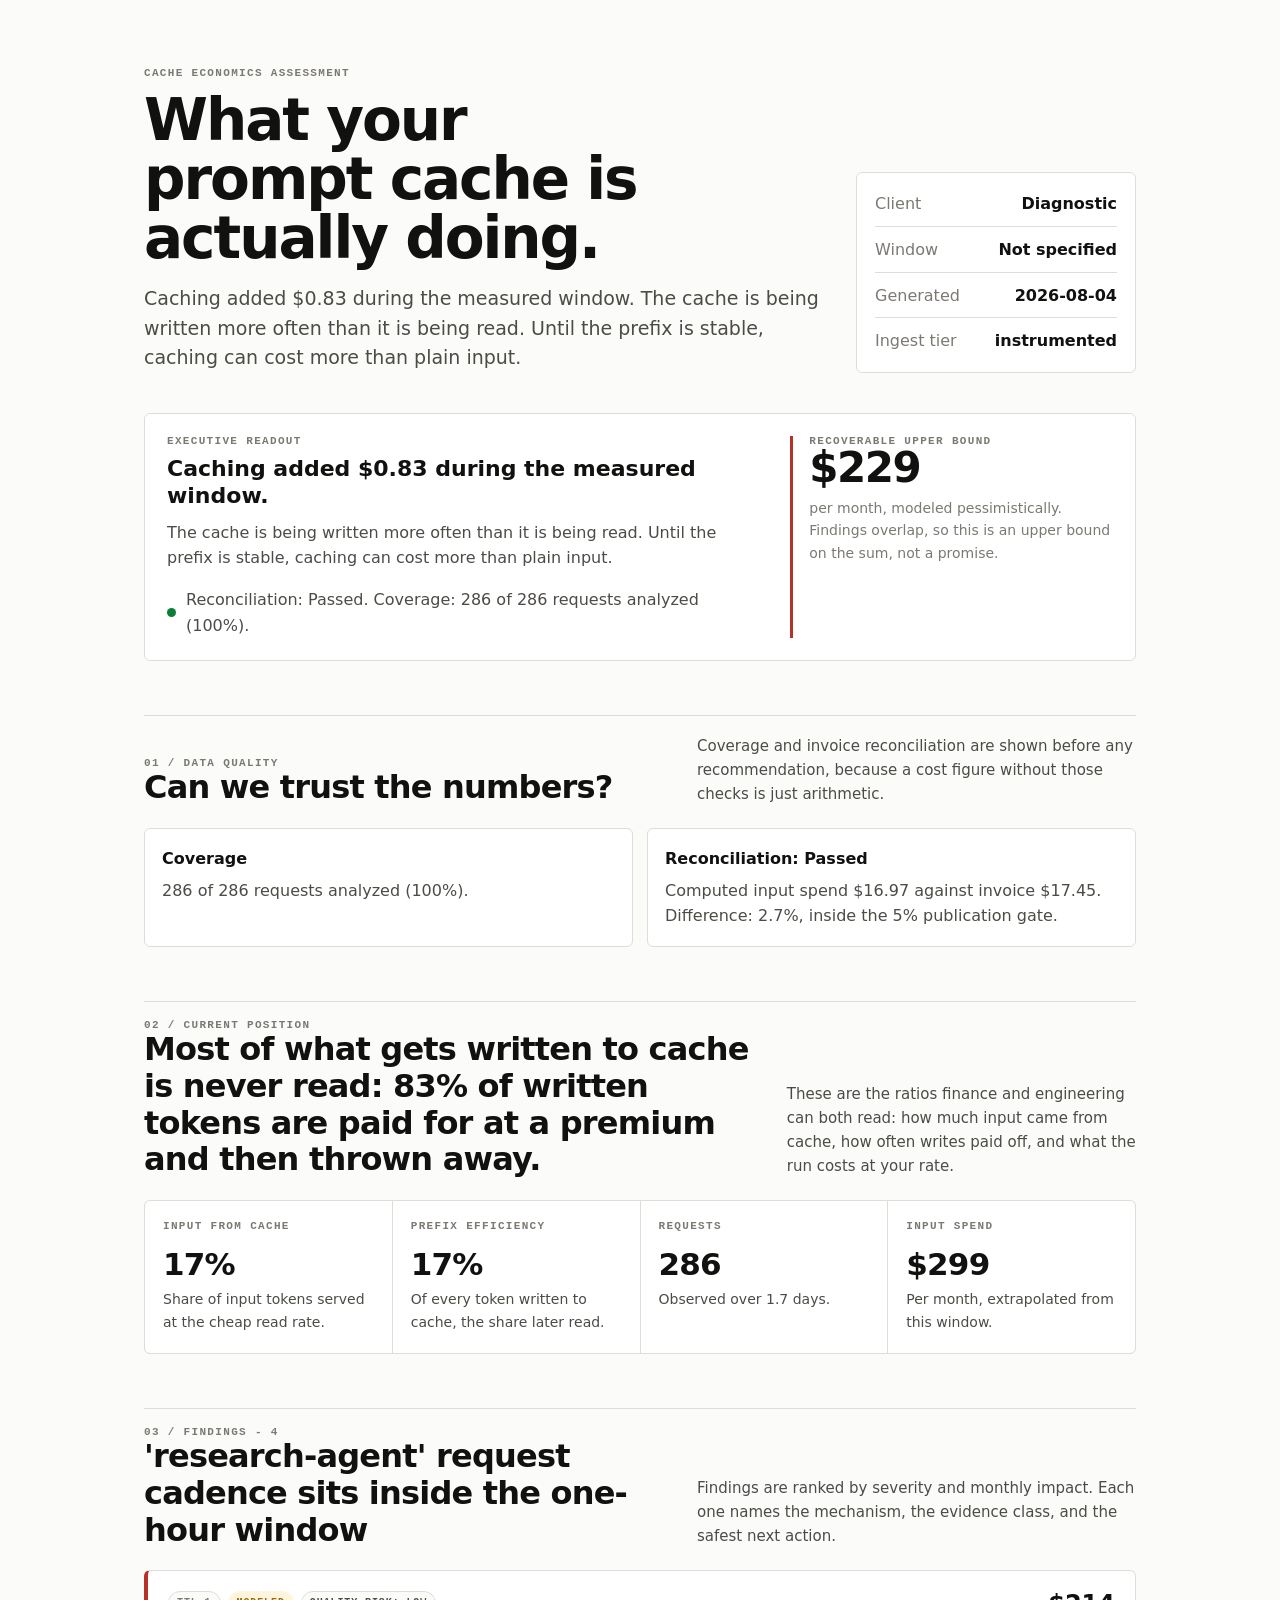
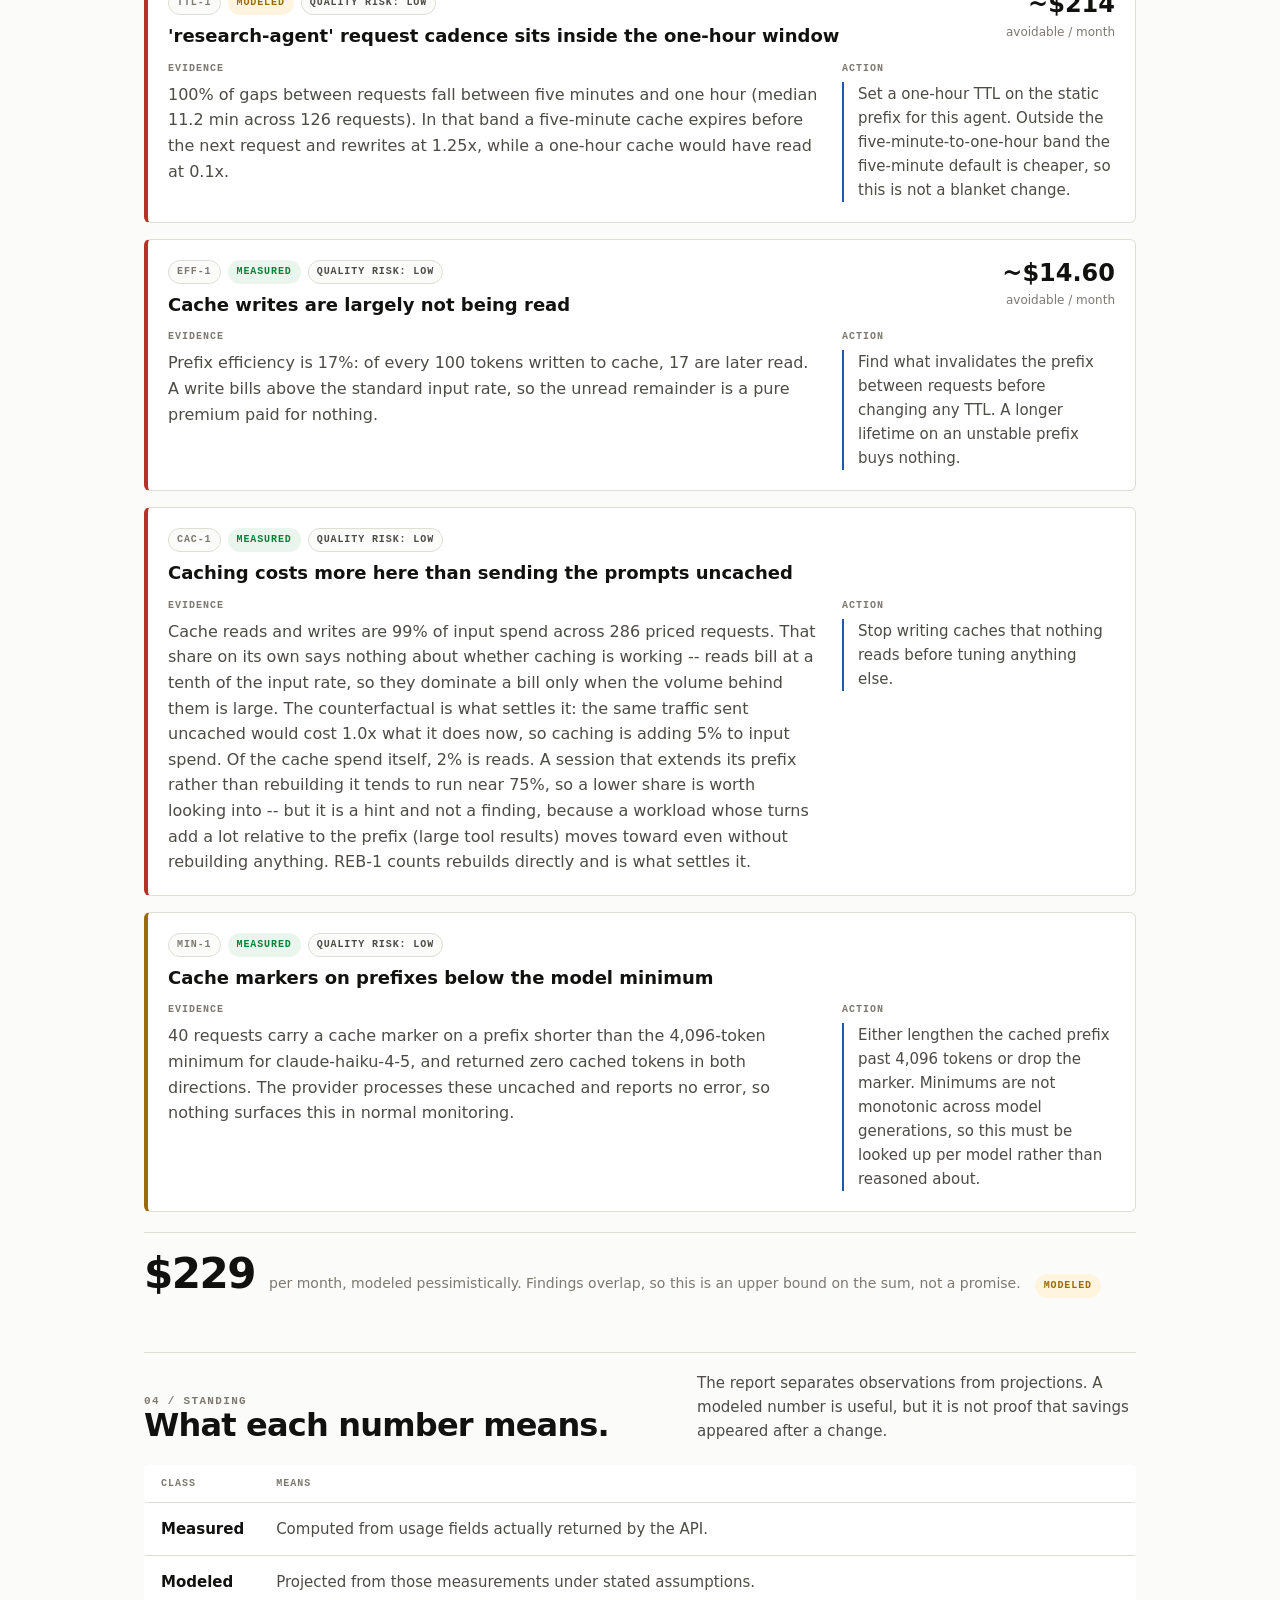
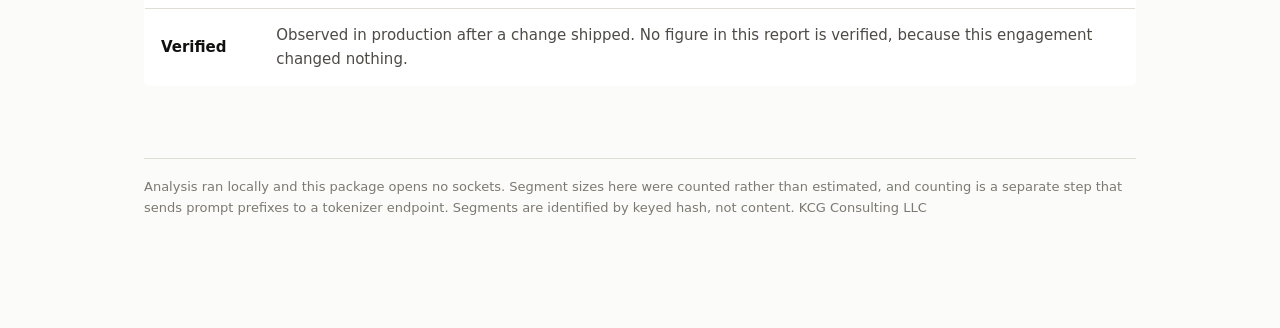
<file: web/sample-report.html>
<!doctype html><html><head><meta charset="utf-8">
<meta name="viewport" content="width=device-width, initial-scale=1">
<title>Diagnostic cache economics assessment</title>
<style>
:root{color-scheme:light;--bg:#fbfbf9;--panel:#fff;--ink:#111110;--ink2:#4d4b46;
--ink3:#7c7972;--rule:#dfddd6;--fill:#f2f1ed;--ok:#0b7f37;--okbg:#eaf5ee;
--warn:#9b6b0b;--warnbg:#fff5df;--crit:#b63229;--critbg:#fff0ee;--accent:#2457a6}
*{box-sizing:border-box}
html{-webkit-font-smoothing:antialiased}
body{margin:0;background:var(--bg);color:var(--ink);
font:400 16px/1.6 ui-sans-serif,system-ui,-apple-system,"Segoe UI",sans-serif}
.report{max-width:1060px;margin:0 auto;padding:68px 34px 110px}
.hero{display:grid;grid-template-columns:minmax(0,1fr) 280px;gap:34px;align-items:end;
padding-bottom:28px}
.eyebrow,.label{font:600 11px/1 ui-monospace,SFMono-Regular,Menlo,monospace;
letter-spacing:.12em;text-transform:uppercase;color:var(--ink3)}
h1{font-size:clamp(38px,5vw,58px);line-height:1.02;letter-spacing:-.035em;
font-weight:560;margin:12px 0 16px;max-width:13ch}
h2{font-size:clamp(24px,3vw,32px);line-height:1.15;letter-spacing:-.025em;
font-weight:560;margin:0}
h3{font-size:18px;line-height:1.25;font-weight:650;margin:0;color:var(--ink)}
p{margin:0;color:var(--ink2);max-width:68ch}
.lede{font-size:19px;line-height:1.55;color:var(--ink2);max-width:58ch}
.meta{display:grid;gap:10px;border:1px solid var(--rule);background:var(--panel);
padding:18px;border-radius:6px}
.meta div{display:flex;justify-content:space-between;gap:16px;border-bottom:1px solid var(--rule);
padding-bottom:9px}
.meta div:last-child{border-bottom:0;padding-bottom:0}
.meta span:first-child{color:var(--ink3)}
.meta span:last-child{font-weight:560;color:var(--ink);text-align:right}
.verdict{border:1px solid var(--rule);background:var(--panel);border-radius:6px;padding:22px;
display:grid;grid-template-columns:minmax(0,1.3fr) minmax(220px,.7fr);gap:24px;margin:12px 0 28px}
.verdict strong{display:block;color:var(--ink);font-size:22px;line-height:1.25;margin-top:8px}
.impact{border-left:3px solid var(--crit);padding-left:16px}
.impact.ok{border-left-color:var(--ok)}
.impact .amount{font-size:42px;line-height:1;font-weight:560;letter-spacing:-.035em;
font-variant-numeric:tabular-nums;color:var(--ink)}
.impact .caption{margin-top:8px;color:var(--ink3);font-size:14px}
.status{display:flex;align-items:center;gap:10px;margin-top:16px;color:var(--ink2)}
.dot{width:9px;height:9px;border-radius:99px;background:var(--ok);flex:none}
.dot.warn{background:var(--warn)}.dot.crit{background:var(--crit)}
.section{border-top:1px solid var(--rule);padding-top:18px;margin-top:54px}
.section-head{display:flex;justify-content:space-between;gap:24px;align-items:end;margin-bottom:22px}
.section-head p{font-size:15px;max-width:46ch}
.kpis{display:grid;grid-template-columns:repeat(4,minmax(0,1fr));gap:1px;background:var(--rule);
border:1px solid var(--rule);border-radius:6px;overflow:hidden}
.kpi{background:var(--panel);padding:20px 18px;min-height:126px}
.kpi .value{font-size:31px;line-height:1.1;font-weight:560;letter-spacing:-.025em;
font-variant-numeric:tabular-nums;margin:15px 0 7px}
.kpi .help{font-size:14px;color:var(--ink2)}
.strip{display:grid;grid-template-columns:repeat(2,minmax(0,1fr));gap:14px;margin-top:16px}
.strip .box{border:1px solid var(--rule);background:var(--panel);border-radius:6px;padding:17px}
.box strong{display:block;margin-bottom:6px;color:var(--ink)}
.findings{display:grid;gap:16px}
.finding{border:1px solid var(--rule);border-left-width:4px;background:var(--panel);
border-radius:6px;padding:20px}
.finding.high{border-left-color:var(--crit)}.finding.medium{border-left-color:var(--warn)}
.finding.low{border-left-color:var(--ink3)}
.finding-head{display:grid;grid-template-columns:minmax(0,1fr) auto;gap:16px;align-items:start}
.badges{display:flex;flex-wrap:wrap;gap:7px;margin-bottom:10px}
.tag{font:600 10px/1 ui-monospace,SFMono-Regular,Menlo,monospace;letter-spacing:.09em;
text-transform:uppercase;padding:6px 8px;border:1px solid var(--rule);border-radius:999px;
color:var(--ink3);background:var(--bg);white-space:nowrap}
.tag.measured{color:var(--ok);background:var(--okbg);border-color:transparent}
.tag.modeled{color:var(--warn);background:var(--warnbg);border-color:transparent}
.tag.risk{color:var(--ink2)}
.finding-money{text-align:right;min-width:138px;font-variant-numeric:tabular-nums}
.finding-money b{display:block;font-size:24px;line-height:1.1;font-weight:560;color:var(--ink)}
.finding-money span{display:block;font-size:12px;color:var(--ink3);margin-top:5px}
.finding-body{display:grid;grid-template-columns:minmax(0,1fr) minmax(220px,.42fr);gap:24px;
margin-top:16px}
.block-label{font:600 10px/1 ui-monospace,SFMono-Regular,Menlo,monospace;letter-spacing:.1em;
text-transform:uppercase;color:var(--ink3);margin-bottom:8px}
.fix{border-left:2px solid var(--accent);padding-left:14px;color:var(--ink2);font-size:15px}
.total{display:flex;align-items:baseline;gap:14px;flex-wrap:wrap;border-top:1px solid var(--rule);
padding-top:20px;margin-top:4px}
.total .amount{font-size:42px;line-height:1;font-weight:560;letter-spacing:-.035em}
.note{font-size:14px;color:var(--ink3)}
table{border-collapse:collapse;width:100%;font-size:15px;background:var(--panel);
border:1px solid var(--rule);border-radius:6px;overflow:hidden}
th{text-align:left;font:600 10px/1 ui-monospace,SFMono-Regular,Menlo,monospace;letter-spacing:.1em;
text-transform:uppercase;color:var(--ink3);padding:13px 16px;border-bottom:1px solid var(--rule)}
td{padding:14px 16px;border-bottom:1px solid var(--rule);color:var(--ink2)}
tr:last-child td{border-bottom:0}td:first-child{color:var(--ink);font-weight:560}
.gate{padding:16px 18px;border:1px solid var(--crit);background:var(--critbg);border-radius:6px}
footer{border-top:1px solid var(--rule);margin-top:72px;padding-top:18px;font-size:13px;color:var(--ink3)}
@media(max-width:850px){.report{padding:48px 22px 80px}.hero,.verdict,.finding-body{grid-template-columns:1fr}
.kpis,.strip{grid-template-columns:1fr 1fr}.finding-head{grid-template-columns:1fr}
.finding-money{text-align:left}.section-head{display:block}.section-head p{margin-top:10px}}
@media(max-width:560px){.kpis,.strip{grid-template-columns:1fr}.meta div{display:block}
.meta span:last-child{text-align:left;display:block;margin-top:3px}}
</style></head><body><main class=report>
<header class=hero><div>
<div class=eyebrow>Cache economics assessment</div>
<h1>What your prompt cache is actually doing.</h1>
<p class=lede>Caching added $0.83 during the measured window. The cache is being written more often than it is being read. Until the prefix is stable, caching can cost more than plain input.</p>
</div><div class=meta>
<div><span>Client</span><span>Diagnostic</span></div>
<div><span>Window</span><span>Not specified</span></div>
<div><span>Generated</span><span>2026-08-04</span></div>
<div><span>Ingest tier</span><span>instrumented</span></div>
</div></header>
<section class=verdict><div>
<div class=label>Executive readout</div>
<strong>Caching added $0.83 during the measured window.</strong>
<p style='margin-top:10px'>The cache is being written more often than it is being read. Until the prefix is stable, caching can cost more than plain input.</p>
<div class=status><span class='dot'></span><span>Reconciliation: Passed. Coverage: 286 of 286 requests analyzed (100%).</span></div>
</div><div class='impact'>
<div class=label>Recoverable upper bound</div>
<div class=amount>$229</div>
<div class=caption>per month, modeled pessimistically. Findings overlap, so this is an upper bound on the sum, not a promise.</div>
</div></section>
<section class=section><div class=section-head>
<div><div class=label>01 / Data quality</div><h2>Can we trust the numbers?</h2></div>
<p>Coverage and invoice reconciliation are shown before any recommendation, because a cost figure without those checks is just arithmetic.</p></div>
<div class=strip>
<div class=box><strong>Coverage</strong><p>286 of 286 requests analyzed (100%).</p></div>
<div class=box><strong>Reconciliation: Passed</strong><p style='margin-top:6px'>Computed input spend $16.97 against invoice $17.45. Difference: 2.7%, inside the 5% publication gate.</p></div>
</div>
</section>
<section class=section><div class=section-head>
<div><div class=label>02 / Current position</div><h2>Most of what gets written to cache is never read: 83% of written tokens are paid for at a premium and then thrown away.</h2></div>
<p>These are the ratios finance and engineering can both read: how much input came from cache, how often writes paid off, and what the run costs at your rate.</p>
</div><div class=kpis>
<div class=kpi><div class=label>Input from cache</div><div class=value>17%</div><div class=help>Share of input tokens served at the cheap read rate.</div></div>
<div class=kpi><div class=label>Prefix efficiency</div><div class=value>17%</div><div class=help>Of every token written to cache, the share later read.</div></div>
<div class=kpi><div class=label>Requests</div><div class=value>286</div><div class=help>Observed over 1.7 days.</div></div>
<div class=kpi><div class=label>Input spend</div><div class=value>$299</div><div class=help>Per month, extrapolated from this window.</div></div>
</div></section>
<section class=section><div class=section-head>
<div><div class=label>03 / Findings - 4</div><h2>&#x27;research-agent&#x27; request cadence sits inside the one-hour window</h2></div>
<p>Findings are ranked by severity and monthly impact. Each one names the mechanism, the evidence class, and the safest next action.</p></div>
<div class=findings>
<article class='finding high'><div class=finding-head><div><div class=badges><span class=tag>TTL-1</span><span class='tag modeled'>modeled</span><span class='tag risk'>quality risk: low</span></div><h3>&#x27;research-agent&#x27; request cadence sits inside the one-hour window</h3></div><div class=finding-money><b>~$214</b><span>avoidable / month</span></div></div><div class=finding-body><div><div class=block-label>Evidence</div><p>100% of gaps between requests fall between five minutes and one hour (median 11.2 min across 126 requests). In that band a five-minute cache expires before the next request and rewrites at 1.25x, while a one-hour cache would have read at 0.1x.</p></div><div><div class=block-label>Action</div><div class=fix>Set a one-hour TTL on the static prefix for this agent. Outside the five-minute-to-one-hour band the five-minute default is cheaper, so this is not a blanket change.</div></div></div></article>
<article class='finding high'><div class=finding-head><div><div class=badges><span class=tag>EFF-1</span><span class='tag measured'>measured</span><span class='tag risk'>quality risk: low</span></div><h3>Cache writes are largely not being read</h3></div><div class=finding-money><b>~$14.60</b><span>avoidable / month</span></div></div><div class=finding-body><div><div class=block-label>Evidence</div><p>Prefix efficiency is 17%: of every 100 tokens written to cache, 17 are later read. A write bills above the standard input rate, so the unread remainder is a pure premium paid for nothing.</p></div><div><div class=block-label>Action</div><div class=fix>Find what invalidates the prefix between requests before changing any TTL. A longer lifetime on an unstable prefix buys nothing.</div></div></div></article>
<article class='finding high'><div class=finding-head><div><div class=badges><span class=tag>CAC-1</span><span class='tag measured'>measured</span><span class='tag risk'>quality risk: low</span></div><h3>Caching costs more here than sending the prompts uncached</h3></div></div><div class=finding-body><div><div class=block-label>Evidence</div><p>Cache reads and writes are 99% of input spend across 286 priced requests. That share on its own says nothing about whether caching is working -- reads bill at a tenth of the input rate, so they dominate a bill only when the volume behind them is large. The counterfactual is what settles it: the same traffic sent uncached would cost 1.0x what it does now, so caching is adding 5% to input spend. Of the cache spend itself, 2% is reads. A session that extends its prefix rather than rebuilding it tends to run near 75%, so a lower share is worth looking into -- but it is a hint and not a finding, because a workload whose turns add a lot relative to the prefix (large tool results) moves toward even without rebuilding anything. REB-1 counts rebuilds directly and is what settles it.</p></div><div><div class=block-label>Action</div><div class=fix>Stop writing caches that nothing reads before tuning anything else.</div></div></div></article>
<article class='finding medium'><div class=finding-head><div><div class=badges><span class=tag>MIN-1</span><span class='tag measured'>measured</span><span class='tag risk'>quality risk: low</span></div><h3>Cache markers on prefixes below the model minimum</h3></div></div><div class=finding-body><div><div class=block-label>Evidence</div><p>40 requests carry a cache marker on a prefix shorter than the 4,096-token minimum for claude-haiku-4-5, and returned zero cached tokens in both directions. The provider processes these uncached and reports no error, so nothing surfaces this in normal monitoring.</p></div><div><div class=block-label>Action</div><div class=fix>Either lengthen the cached prefix past 4,096 tokens or drop the marker. Minimums are not monotonic across model generations, so this must be looked up per model rather than reasoned about.</div></div></div></article>
<div class=total><span class=amount>$229</span><span class=note>per month, modeled pessimistically. Findings overlap, so this is an upper bound on the sum, not a promise.</span><span class='tag modeled'>modeled</span></div>
</div></section>
<section class=section><div class=section-head><div><div class=label>04 / Standing</div><h2>What each number means.</h2></div><p>The report separates observations from projections. A modeled number is useful, but it is not proof that savings appeared after a change.</p></div><table><thead><tr><th>Class</th><th>Means</th></tr></thead><tbody><tr><td>Measured</td><td>Computed from usage fields actually returned by the API.</td></tr><tr><td>Modeled</td><td>Projected from those measurements under stated assumptions.</td></tr><tr><td>Verified</td><td>Observed in production after a change shipped. No figure in this report is verified, because this engagement changed nothing.</td></tr></tbody></table>
</section>
<footer>Analysis ran locally and this package opens no sockets. Segment sizes here were counted rather than estimated, and counting is a separate step that sends prompt prefixes to a tokenizer endpoint. Segments are identified by keyed hash, not content. KCG Consulting LLC</footer></main></body></html>
</file>
